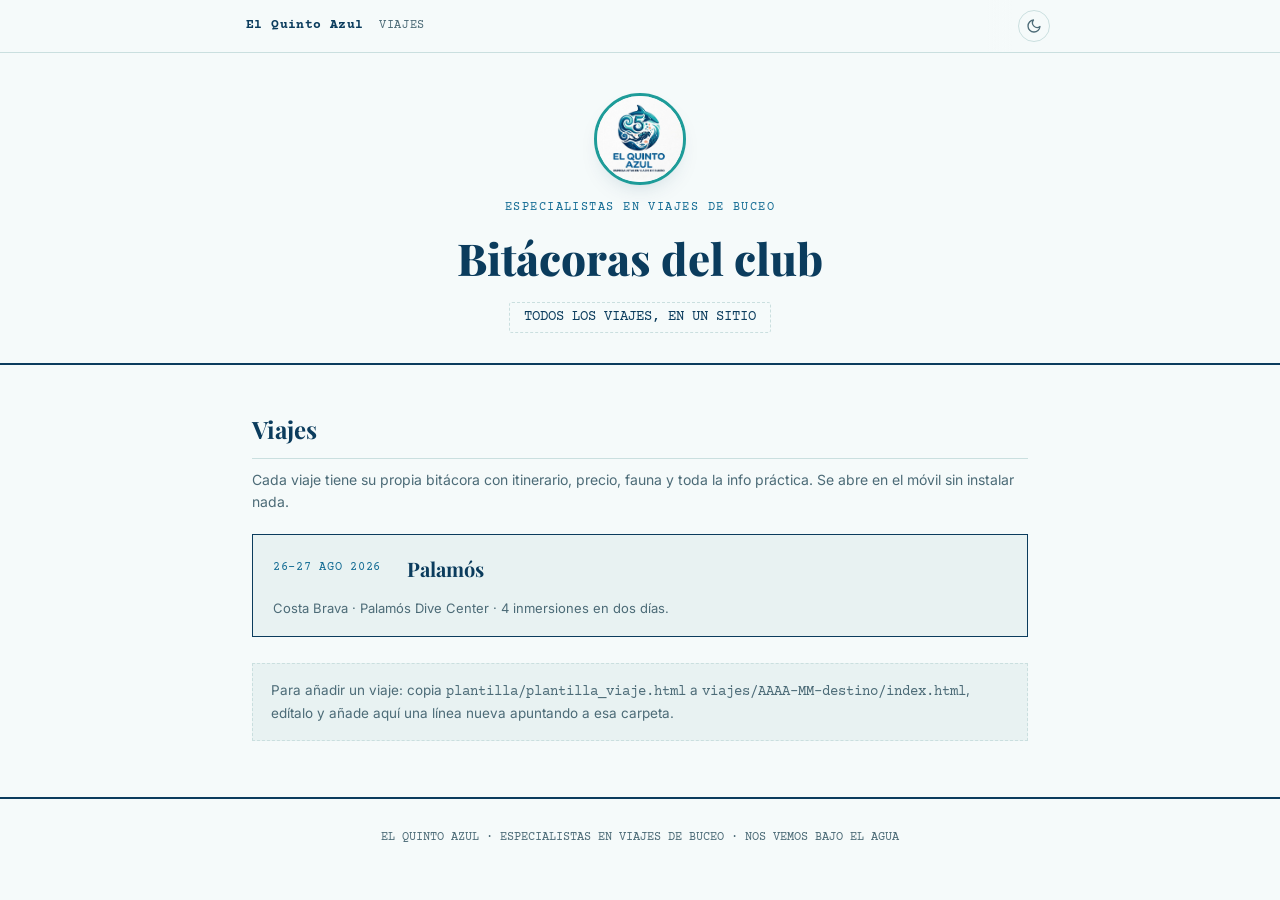
<file: index.html>
<!DOCTYPE html>
<html lang="es">
<head>
<meta charset="UTF-8">
<meta name="viewport" content="width=device-width, initial-scale=1.0">
<title>El Quinto Azul — Viajes del club</title>
<link rel="preconnect" href="https://fonts.googleapis.com">
<link rel="preconnect" href="https://fonts.gstatic.com" crossorigin>
<link href="https://fonts.googleapis.com/css2?family=Playfair+Display:wght@600;700;800&family=Courier+Prime:wght@400;700&family=Inter:wght@400;500;600&display=swap" rel="stylesheet">
<link rel="stylesheet" href="assets/marca.css">
<style>
  .viajes-lista{display:grid;gap:16px;margin-top:8px;}
  .viaje-item{display:flex;flex-wrap:wrap;align-items:center;gap:14px;border:1px solid var(--tinta);background:var(--papel2);padding:18px 20px;text-decoration:none;color:inherit;transition:transform .15s, box-shadow .15s;}
  .viaje-item:hover{transform:translateY(-2px);box-shadow:var(--sombra);}
  .viaje-fecha{font-family:'Courier Prime',monospace;font-size:12px;letter-spacing:.06em;color:var(--azul);min-width:120px;}
  .viaje-nombre{font-family:'Playfair Display',serif;font-weight:700;font-size:20px;flex:1 1 220px;}
  .viaje-meta{font-size:13px;color:var(--tinta2);flex:1 1 100%;}
  .viaje-item.proximo .viaje-fecha{color:var(--coral);}
  .aviso{border:1px dashed var(--linea);background:var(--papel2);padding:16px 18px;font-size:13.5px;color:var(--tinta2);margin-top:26px;}
</style>
<script>
(function(){try{var t=localStorage.getItem('eqa-theme');
if(!t){t=window.matchMedia&&window.matchMedia('(prefers-color-scheme: dark)').matches?'dark':'light';}
document.documentElement.setAttribute('data-theme',t);}catch(e){}})();
</script>
</head>
<body>

<nav class="topnav"><div class="topnav-inner"><div class="nav-scroll"><span class="tn-brand">El Quinto Azul</span><a href="#viajes">Viajes</a></div><span class="nav-fade"></span><button class="theme-toggle" id="themeToggle" type="button" aria-label="Cambiar modo claro/oscuro" title="Modo claro / oscuro"><svg class="i-moon" viewBox="0 0 24 24" fill="none" stroke="currentColor" stroke-width="2" stroke-linecap="round" stroke-linejoin="round"><path d="M21 12.8A9 9 0 1 1 11.2 3a7 7 0 0 0 9.8 9.8z"/></svg><svg class="i-sun" viewBox="0 0 24 24" fill="none" stroke="currentColor" stroke-width="2" stroke-linecap="round" stroke-linejoin="round"><circle cx="12" cy="12" r="4.2"/><path d="M12 2v2.5M12 19.5V22M4.2 4.2l1.8 1.8M18 18l1.8 1.8M2 12h2.5M19.5 12H22M4.2 19.8L6 18M18 6l1.8-1.8"/></svg></button></div></nav>

<header>
  <div class="logo-sello"><img src="assets/logo.jpeg" alt="El Quinto Azul"></div>
  <div class="eyebrow-mono">Especialistas en viajes de buceo</div>
  <h1>Bitácoras del club</h1>
  <div class="fecha-bitacora">TODOS LOS VIAJES, EN UN SITIO</div>
</header>

<div class="wrap">
  <section id="viajes">
    <div class="section-head"><h2>Viajes</h2></div>
    <p class="section-sub">Cada viaje tiene su propia bitácora con itinerario, precio, fauna y toda la info práctica. Se abre en el móvil sin instalar nada.</p>

    <div class="viajes-lista">
      <a class="viaje-item" href="viajes/2026-08-palamos/">
        <span class="viaje-fecha">26–27 AGO 2026</span>
        <span class="viaje-nombre">Palamós</span>
        <span class="viaje-meta">Costa Brava · Palamós Dive Center · 4 inmersiones en dos días.</span>
      </a>
    </div>

    <div class="aviso">Para añadir un viaje: copia <span class="mono">plantilla/plantilla_viaje.html</span> a <span class="mono">viajes/AAAA-MM-destino/index.html</span>, edítalo y añade aquí una línea nueva apuntando a esa carpeta.</div>
  </section>
</div>

<footer>EL QUINTO AZUL · ESPECIALISTAS EN VIAJES DE BUCEO · NOS VEMOS BAJO EL AGUA</footer>

<script src="assets/marca.js"></script>
</body>
</html>
</file>
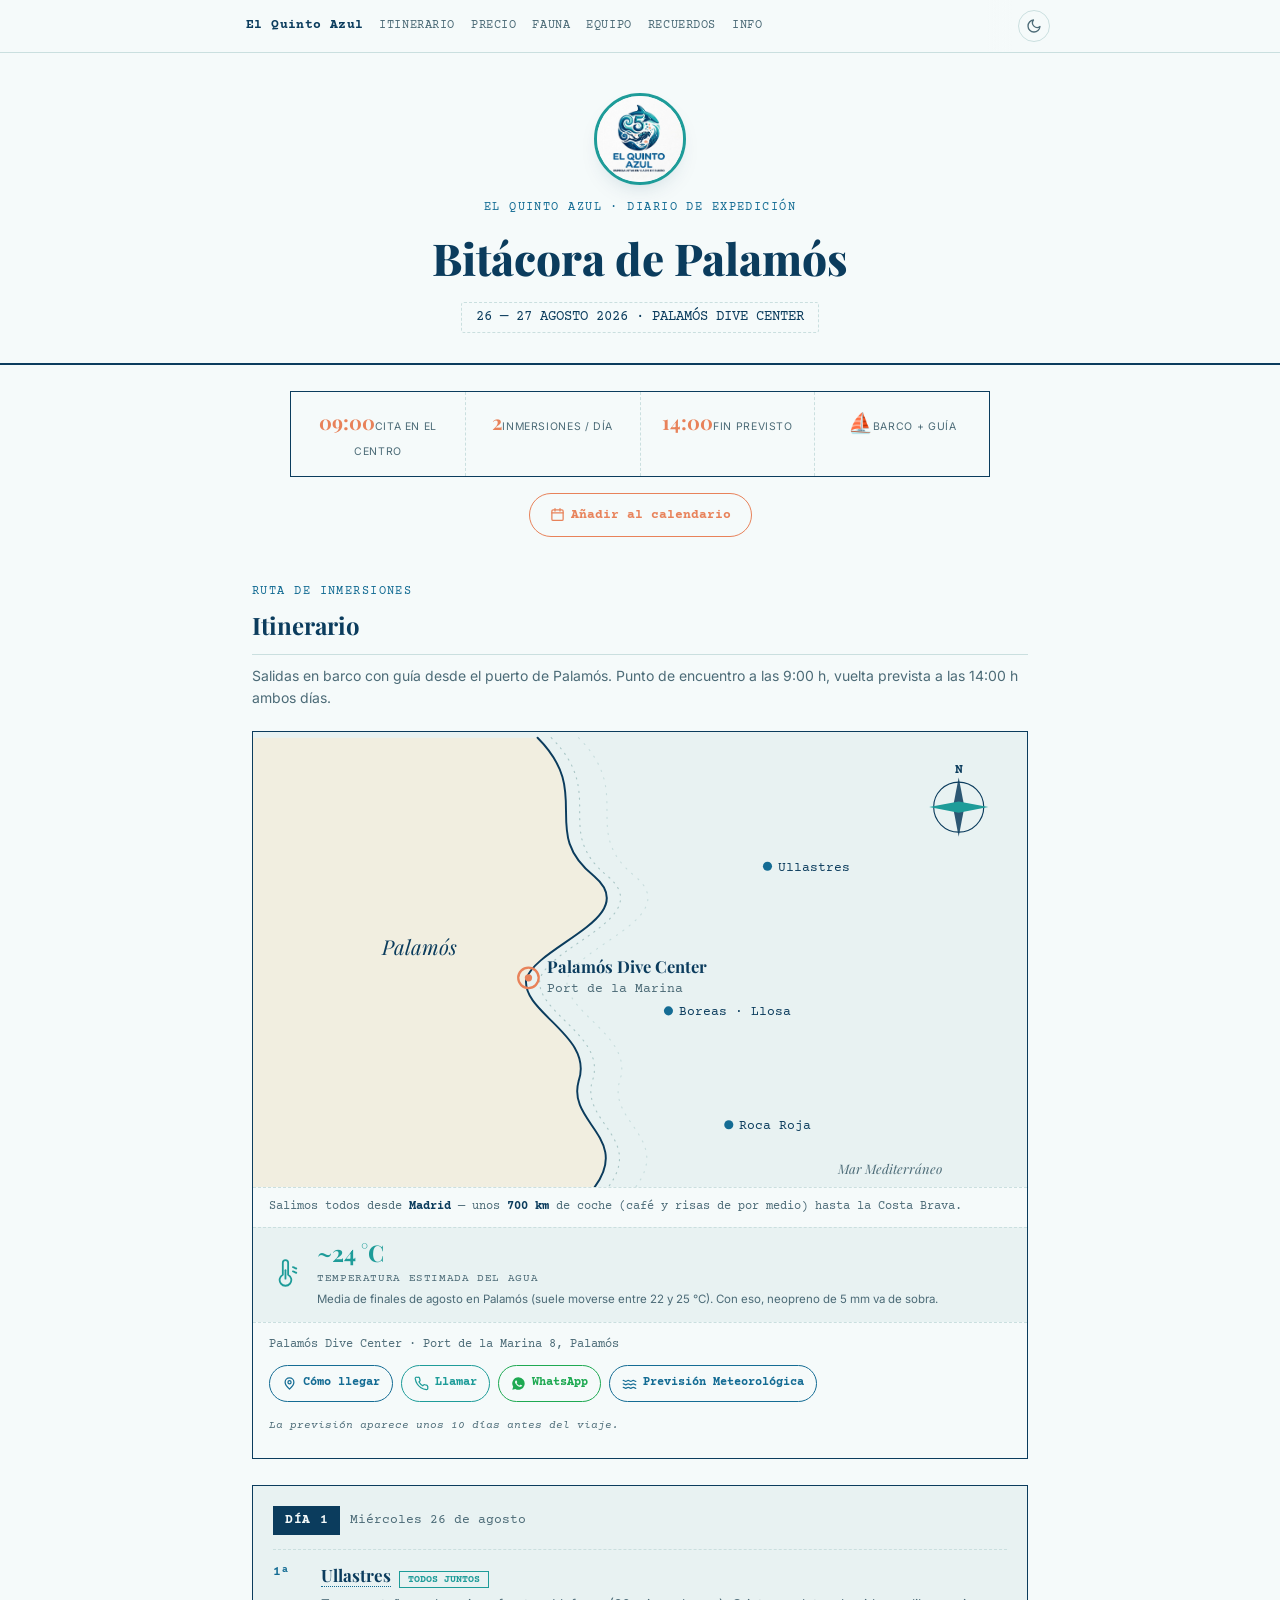
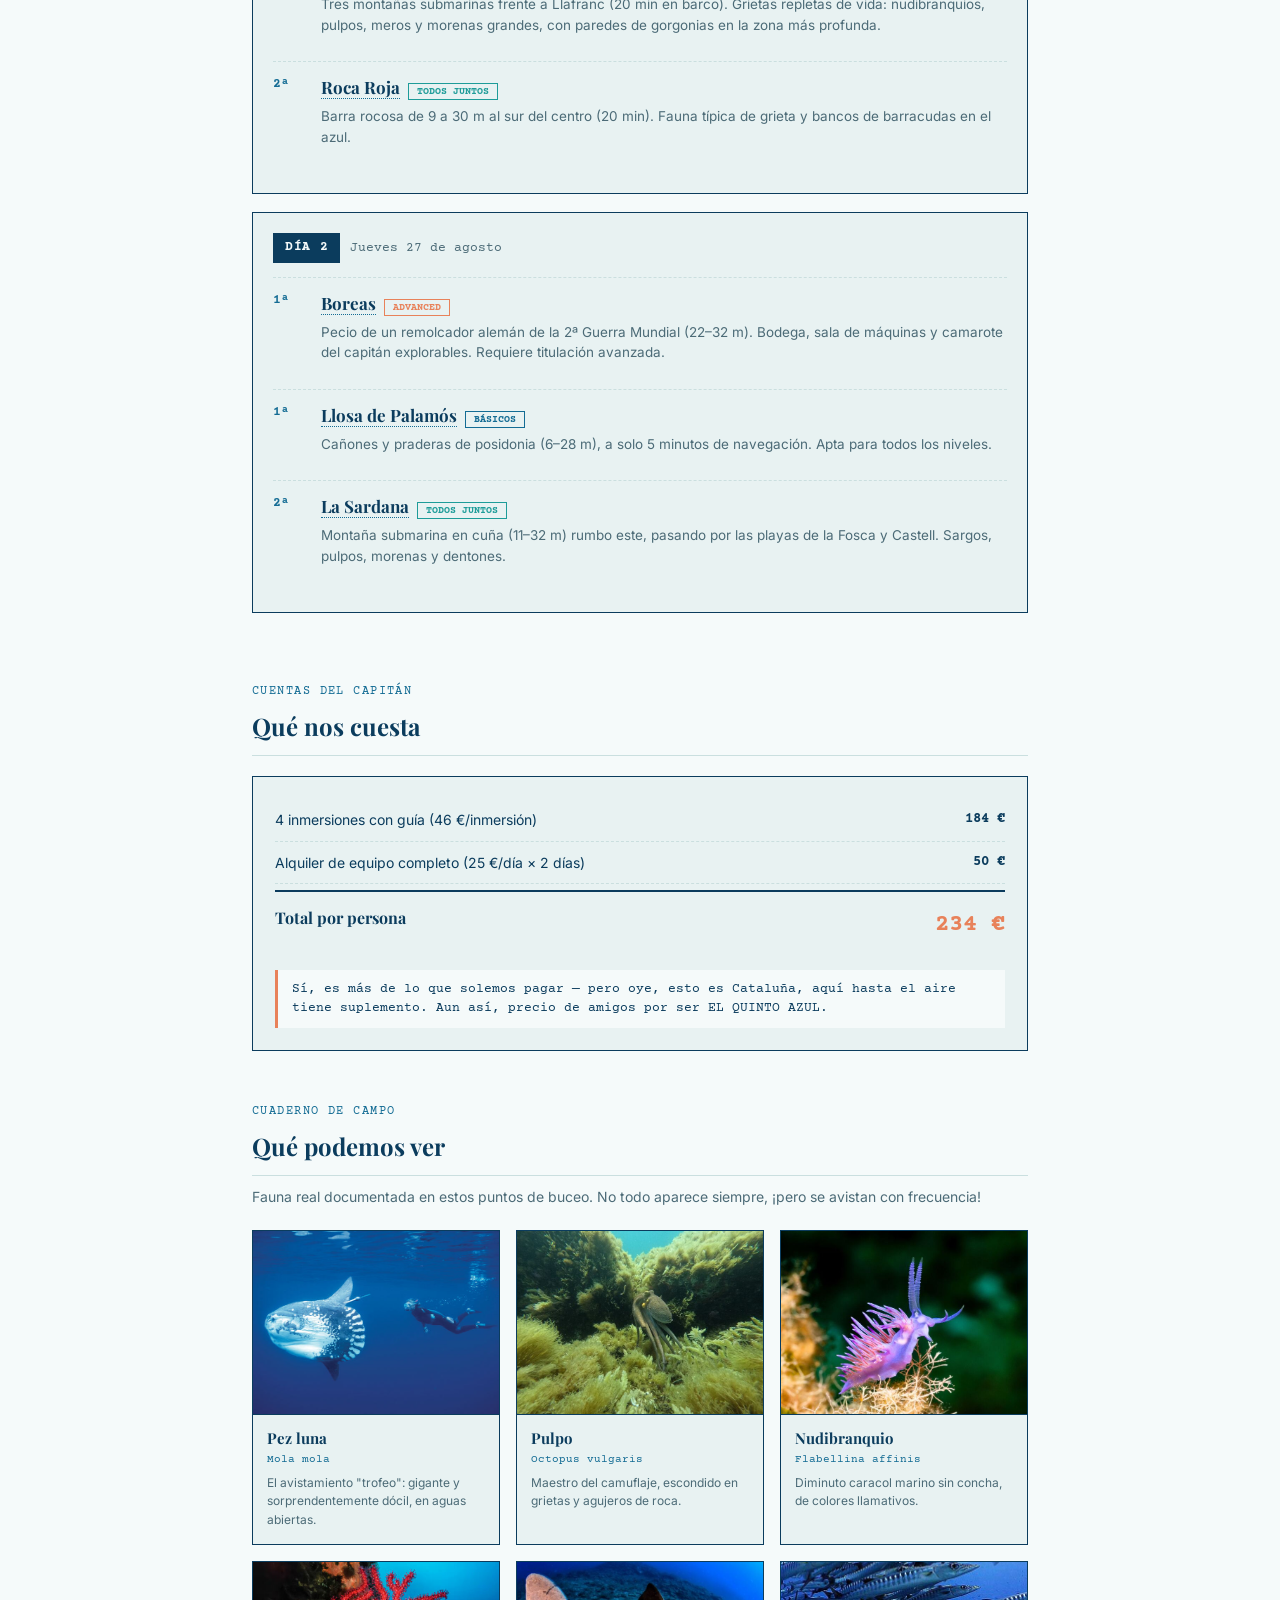
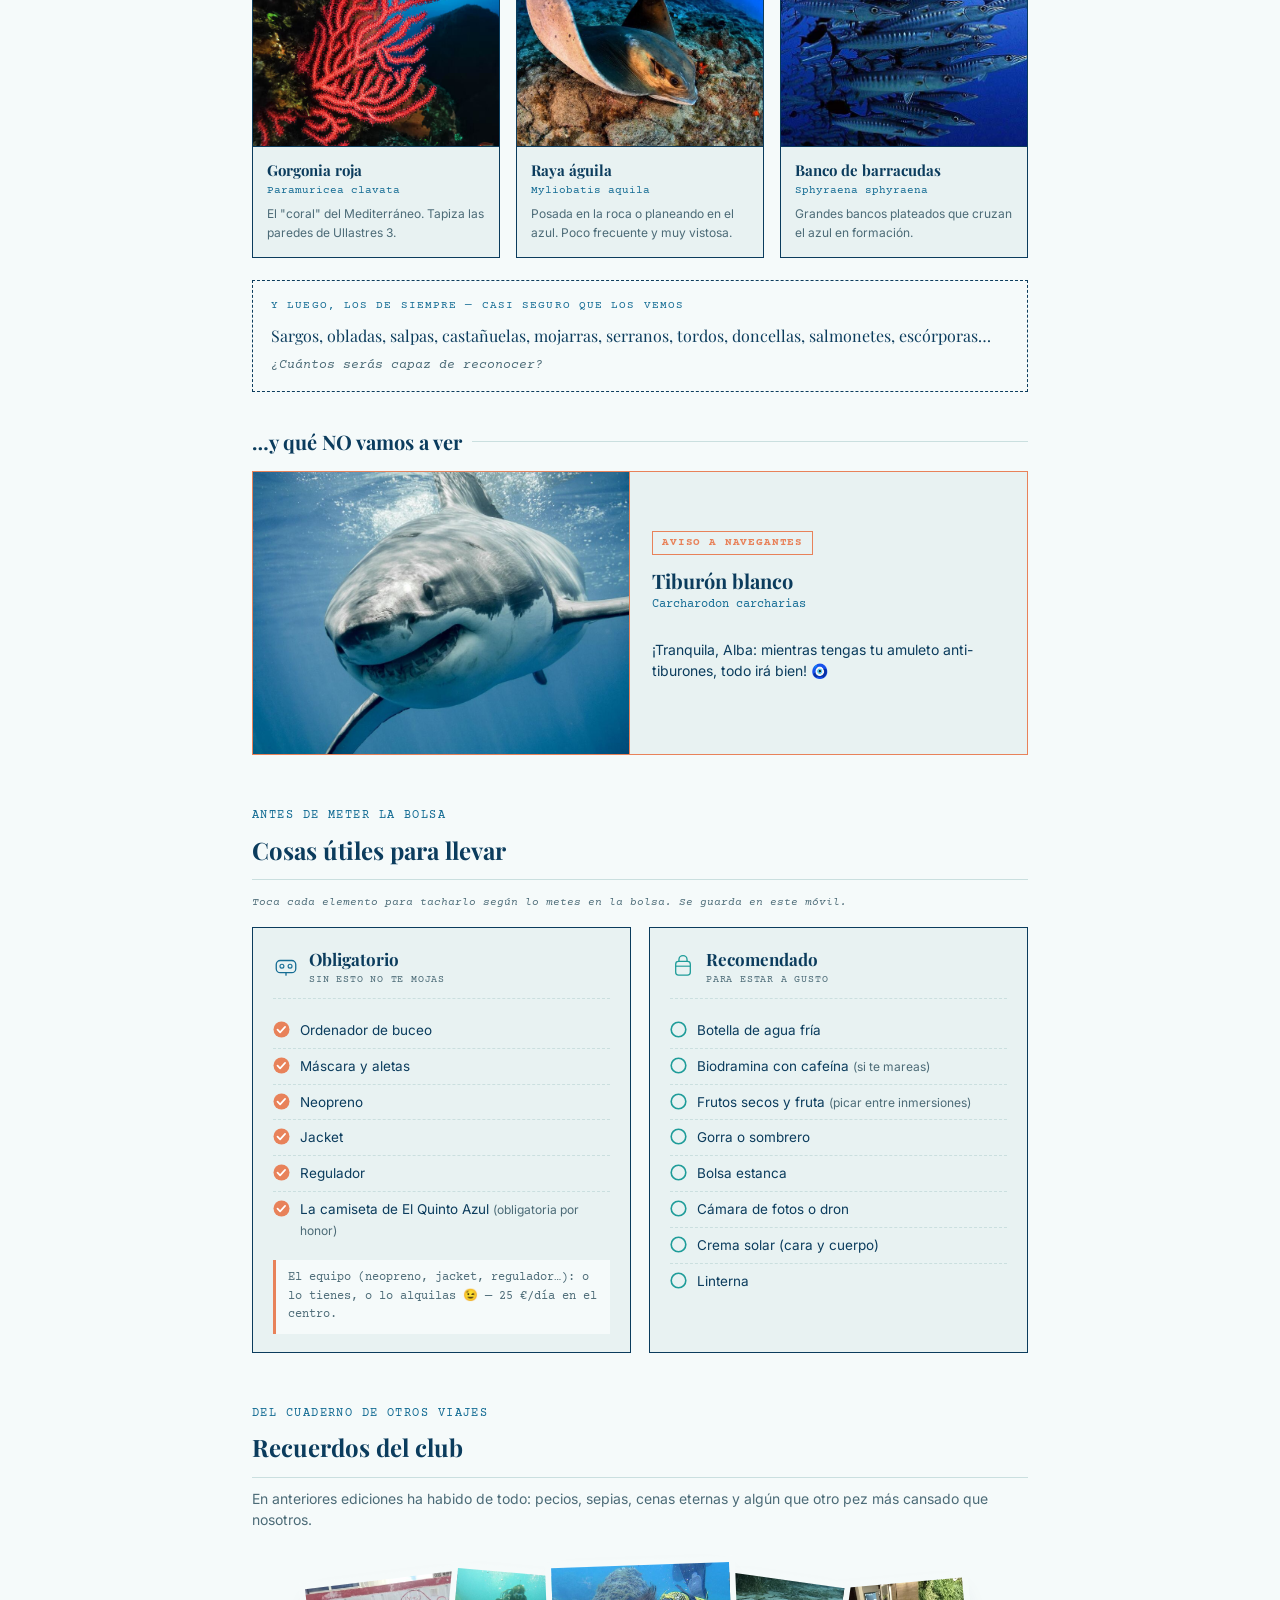
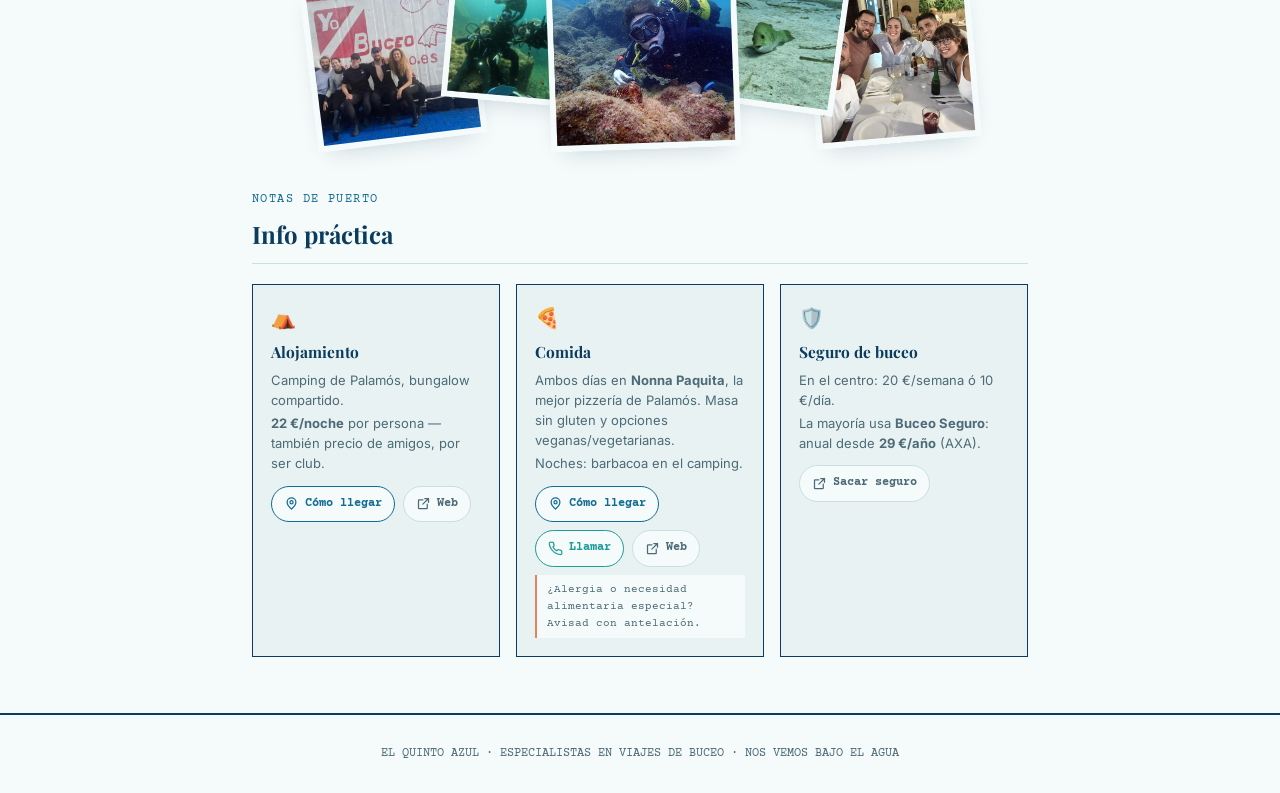
<file: viajes/2026-08-palamos/index.html>
<!DOCTYPE html>
<html lang="es">
<head>
<meta charset="UTF-8">
<meta name="viewport" content="width=device-width, initial-scale=1.0">
<title>El Quinto Azul — Bitácora de Palamós</title>
<link rel="preconnect" href="https://fonts.googleapis.com">
<link rel="preconnect" href="https://fonts.gstatic.com" crossorigin>
<link href="https://fonts.googleapis.com/css2?family=Playfair+Display:wght@600;700;800&family=Courier+Prime:wght@400;700&family=Inter:wght@400;500;600&display=swap" rel="stylesheet">
<link rel="stylesheet" href="../../assets/marca.css">
<script>
(function(){try{var t=localStorage.getItem('eqa-theme');
if(!t){t=window.matchMedia&&window.matchMedia('(prefers-color-scheme: dark)').matches?'dark':'light';}
document.documentElement.setAttribute('data-theme',t);}catch(e){}})();
</script>
</head>
<body>
<nav class="topnav"><div class="topnav-inner"><div class="nav-scroll"><span class="tn-brand">El Quinto Azul</span><a href="#itinerario">Itinerario</a><a href="#precio">Precio</a><a href="#fauna">Fauna</a><a href="#equipo">Equipo</a><a href="#collage">Recuerdos</a><a href="#practica">Info</a></div><span class="nav-fade"></span><button class="theme-toggle" id="themeToggle" type="button" aria-label="Cambiar modo claro/oscuro" title="Modo claro / oscuro"><svg class="i-moon" viewBox="0 0 24 24" fill="none" stroke="currentColor" stroke-width="2" stroke-linecap="round" stroke-linejoin="round"><path d="M21 12.8A9 9 0 1 1 11.2 3a7 7 0 0 0 9.8 9.8z"/></svg><svg class="i-sun" viewBox="0 0 24 24" fill="none" stroke="currentColor" stroke-width="2" stroke-linecap="round" stroke-linejoin="round"><circle cx="12" cy="12" r="4.2"/><path d="M12 2v2.5M12 19.5V22M4.2 4.2l1.8 1.8M18 18l1.8 1.8M2 12h2.5M19.5 12H22M4.2 19.8L6 18M18 6l1.8-1.8"/></svg></button></div></nav>


<header>
  <div class="logo-sello"><img src="../../assets/logo.jpeg" alt="El Quinto Azul"></div>
  <div class="eyebrow-mono">El Quinto Azul · Diario de expedición</div>
  <h1>Bitácora de Palamós</h1>
  <div class="fecha-bitacora">26 — 27 AGOSTO 2026 · PALAMÓS DIVE CENTER</div>
</header>

<div class="wrap">
  <div class="quickfacts">
    <div class="qf-item"><span class="qf-num">09:00</span><span class="qf-label">Cita en el centro</span></div>
    <div class="qf-item"><span class="qf-num">2</span><span class="qf-label">Inmersiones / día</span></div>
    <div class="qf-item"><span class="qf-num">14:00</span><span class="qf-label">Fin previsto</span></div>
    <div class="qf-item"><span class="qf-num">⛵</span><span class="qf-label">Barco + guía</span></div>
  </div>
  <div class="cal-cta"><a class="btn btn-cal btn-big" href="https://calendar.google.com/calendar/render?action=TEMPLATE&text=Viaje%20de%20buceo%20en%20Palam%C3%B3s%20%C2%B7%20El%20Quinto%20Azul&dates=20260826/20260828&details=Cita%20a%20las%209%3A00%20h%20en%20Palam%C3%B3s%20Dive%20Center.%20Dos%20d%C3%ADas%2C%20cuatro%20inmersiones.%20%C2%A1Nos%20vemos%20bajo%20el%20agua!&location=Palam%C3%B3s%20Dive%20Center%2C%20Port%20de%20la%20Marina%208%2C%2017230%20Palam%C3%B3s" target="_blank" rel="noopener"><svg class="ic" viewBox="0 0 24 24" fill="none" stroke="currentColor" stroke-width="2" stroke-linecap="round" stroke-linejoin="round"><rect x="3" y="4.5" width="18" height="17" rx="2"/><path d="M3 9.5h18M8 2.5v4M16 2.5v4"/></svg> Añadir al calendario</a></div>

  <section id="itinerario">
    <div class="section-head"><div class="eyebrow-mono">Ruta de inmersiones</div><h2>Itinerario</h2></div>
    <p class="section-sub">Salidas en barco con guía desde el puerto de Palamós. Punto de encuentro a las 9:00 h, vuelta prevista a las 14:00 h ambos días.</p>

    <figure class="route-map">
      <svg viewBox="0 0 680 400" role="img" aria-label="Carta náutica de la costa de Palamós con el centro de buceo">
        <rect class="rm-sea" x="0" y="0" width="680" height="400" fill="#E8F2F2"/>
        <path d="M250 5 C300 55,250 87,300 127 C342 163,250 187,240 217 C236 247,300 267,286 307 C276 343,332 357,300 400 L0 400 L0 5 Z" class="rm-land" fill="#F1EEE0"/>
        <path d="M262 5 C312 55,262 87,312 127 C354 163,262 187,252 217 C248 247,312 267,298 307 C288 343,344 357,312 400" fill="none" stroke="#8FB4B4" stroke-width="1" stroke-dasharray="1 5" stroke-linecap="round" opacity="0.7"/>
        <path d="M286 5 C336 55,286 87,336 127 C378 163,286 187,276 217 C272 247,336 267,322 307 C312 343,368 357,336 400" fill="none" stroke="#AECDCD" stroke-width="1" stroke-dasharray="1 6" stroke-linecap="round" opacity="0.55"/>
        <path d="M250 5 C300 55,250 87,300 127 C342 163,250 187,240 217 C236 247,300 267,286 307 C276 343,332 357,300 400" fill="none" class="rm-coast" stroke="#0B3C5D" stroke-width="1.7" stroke-linecap="round"/>
        <circle cx="242" cy="216" r="9" fill="none" stroke="#E8825A" stroke-width="2"/>
        <circle cx="242" cy="216" r="3.2" fill="#E8825A"/>
        <text x="258" y="212" font-family="'Playfair Display',serif" class="rm-txt" font-size="14.5" fill="#0B3C5D" font-weight="700">Palamós Dive Center</text>
        <text x="258" y="228" font-family="'Courier Prime',monospace" class="rm-txt2" font-size="11" fill="#4C6B77">Port de la Marina</text>
        <text x="146" y="196" font-family="'Playfair Display',serif" class="rm-txt" font-size="18" fill="#0B3C5D" font-style="italic" text-anchor="middle">Palamós</text>
        <circle cx="365" cy="245" r="4" fill="#146C94"/>
        <text x="374" y="249" font-family="'Courier Prime',monospace" class="rm-txt" font-size="11.5" fill="#0B3C5D">Boreas · Llosa</text>
        <circle cx="452" cy="118" r="4" fill="#146C94"/>
        <text x="461" y="122" font-family="'Courier Prime',monospace" class="rm-txt" font-size="11.5" fill="#0B3C5D">Ullastres</text>
        <circle cx="418" cy="345" r="4" fill="#146C94"/>
        <text x="427" y="349" font-family="'Courier Prime',monospace" class="rm-txt" font-size="11.5" fill="#0B3C5D">Roca Roja</text>
        <text x="560" y="388" font-family="'Playfair Display',serif" class="rm-txt2" font-size="11.5" fill="#4C6B77" font-style="italic" text-anchor="middle">Mar Mediterráneo</text>
        <g transform="translate(620,66)">
          <circle class="rm-comp" cx="0" cy="0" r="22" fill="none" stroke="#0B3C5D" stroke-width="1" fill-opacity="0"/>
          <path d="M0 -26 L5 0 L0 26 L-5 0 Z" fill="#0B3C5D" opacity="0.85"/>
          <path d="M-26 0 L0 5 L26 0 L0 -5 Z" fill="#1E9C99"/>
          <text x="0" y="-30" font-family="'Courier Prime',monospace" class="rm-txt" font-size="11" fill="#0B3C5D" text-anchor="middle" font-weight="700">N</text>
        </g>
      </svg>
      <figcaption class="route-cap">Salimos todos desde <strong>Madrid</strong> — unos <strong>700 km</strong> de coche (café y risas de por medio) hasta la Costa Brava.</figcaption>
      <div class="water-temp">
        <svg class="wt-ico" viewBox="0 0 32 32" fill="none" stroke="currentColor" stroke-width="1.7" stroke-linecap="round" stroke-linejoin="round">
          <path d="M13 4.5a2.5 2.5 0 0 1 5 0v11.2a5.5 5.5 0 1 1-5 0V4.5z"/><path d="M15.5 19.5v-8"/>
          <path d="M22.5 8.5c1.6 0 1.6 1.4 3.2 1.4M22.5 12.5c1.6 0 1.6 1.4 3.2 1.4"/>
        </svg>
        <div>
          <span class="wt-val">~24 °C</span>
          <div class="wt-lab">Temperatura estimada del agua</div>
          <div class="wt-note">Media de finales de agosto en Palamós (suele moverse entre 22 y 25 °C). Con eso, neopreno de 5 mm va de sobra.</div>
        </div>
      </div>
      <div class="center-contact"><span class="cc-label">Palamós Dive Center · Port de la Marina 8, Palamós</span><div class="actions"><a class="btn btn-maps" href="https://www.google.com/maps/search/?api=1&query=Palam%C3%B3s%20Dive%20Center%20Port%20de%20la%20Marina%208%20Palam%C3%B3s" target="_blank" rel="noopener"><svg class="ic" viewBox="0 0 24 24" fill="none" stroke="currentColor" stroke-width="2" stroke-linecap="round" stroke-linejoin="round"><path d="M12 21s7-6.3 7-11a7 7 0 1 0-14 0c0 4.7 7 11 7 11z"/><circle cx="12" cy="10" r="2.5"/></svg> Cómo llegar</a><a class="btn btn-call" href="tel:+34972600345"><svg class="ic" viewBox="0 0 24 24" fill="none" stroke="currentColor" stroke-width="2" stroke-linecap="round" stroke-linejoin="round"><path d="M22 16.9v3a2 2 0 0 1-2.2 2 19.8 19.8 0 0 1-8.6-3.1 19.5 19.5 0 0 1-6-6A19.8 19.8 0 0 1 2 4.2 2 2 0 0 1 4 2h3a2 2 0 0 1 2 1.7c.1.9.3 1.8.6 2.6a2 2 0 0 1-.5 2.1L8 9.6a16 16 0 0 0 6 6l1.2-1.1a2 2 0 0 1 2.1-.5c.8.3 1.7.5 2.6.6a2 2 0 0 1 1.7 2z"/></svg> Llamar</a><a class="btn btn-wa" href="https://wa.me/34633036558" target="_blank" rel="noopener"><svg class="ic" viewBox="0 0 24 24" fill="currentColor"><path d="M12 2a10 10 0 0 0-8.5 15.2L2 22l4.9-1.3A10 10 0 1 0 12 2zm5.3 14.1c-.2.6-1.3 1.2-1.8 1.2-.5.1-1 .1-1.7-.1-.4-.1-.9-.3-1.6-.6-2.8-1.2-4.6-4-4.7-4.2-.1-.2-1.1-1.5-1.1-2.8s.7-2 .9-2.2c.2-.3.5-.3.7-.3h.5c.2 0 .4 0 .6.5l.8 2c.1.2.1.4 0 .5l-.4.5-.3.4c-.1.1-.3.3-.1.6.2.3.8 1.3 1.7 2.1 1.2 1 2.1 1.4 2.4 1.5.3.1.5.1.6-.1l.9-1c.2-.2.4-.2.6-.1l1.9.9c.3.2.5.2.6.4.1.1.1.6-.1 1.2z"/></svg> WhatsApp</a><a class="btn btn-weather" href="https://es.windfinder.com/forecast/palamos_catalonia_spain" target="_blank" rel="noopener"><svg class="ic" viewBox="0 0 24 24" fill="none" stroke="currentColor" stroke-width="2" stroke-linecap="round" stroke-linejoin="round"><path d="M2 7c2 0 2 1.6 4 1.6S8 7 10 7s2 1.6 4 1.6S16 7 18 7s2 1.6 4 1.6M2 12.5c2 0 2 1.6 4 1.6s2-1.6 4-1.6 2 1.6 4 1.6 2-1.6 4-1.6 2 1.6 4 1.6M2 18c2 0 2 1.6 4 1.6S8 18 10 18s2 1.6 4 1.6 2-1.6 4-1.6 2 1.6 4 1.6"/></svg> Previsión Meteorológica</a><p class="btn-note">La previsión aparece unos 10 días antes del viaje.</p></div></div>
    </figure>

    <div class="day-block">
      <div class="day-title"><span class="day-badge">DÍA 1</span><span class="fecha">Miércoles 26 de agosto</span></div>
      <div class="dive-card"><span class="dive-time">1ª</span>
        <div><a class="dive-name" href="https://palamosdivecenter.com/ullastres/" target="_blank" rel="noopener">Ullastres</a><span class="dive-level lvl-todos">Todos juntos</span>
        <p class="dive-desc">Tres montañas submarinas frente a Llafranc (20 min en barco). Grietas repletas de vida: nudibranquios, pulpos, meros y morenas grandes, con paredes de gorgonias en la zona más profunda.</p></div></div>
      <div class="dive-card"><span class="dive-time">2ª</span>
        <div><a class="dive-name" href="https://palamosdivecenter.com/roca-roja/" target="_blank" rel="noopener">Roca Roja</a><span class="dive-level lvl-todos">Todos juntos</span>
        <p class="dive-desc">Barra rocosa de 9 a 30 m al sur del centro (20 min). Fauna típica de grieta y bancos de barracudas en el azul.</p></div></div>
    </div>

    <div class="day-block">
      <div class="day-title"><span class="day-badge">DÍA 2</span><span class="fecha">Jueves 27 de agosto</span></div>
      <div class="dive-card"><span class="dive-time">1ª</span>
        <div><a class="dive-name" href="https://palamosdivecenter.com/boreas/" target="_blank" rel="noopener">Boreas</a><span class="dive-level lvl-adv">Advanced</span>
        <p class="dive-desc">Pecio de un remolcador alemán de la 2ª Guerra Mundial (22–32 m). Bodega, sala de máquinas y camarote del capitán explorables. Requiere titulación avanzada.</p></div></div>
      <div class="dive-card"><span class="dive-time">1ª</span>
        <div><a class="dive-name" href="https://palamosdivecenter.com/llosa-de-palamos/" target="_blank" rel="noopener">Llosa de Palamós</a><span class="dive-level lvl-basic">Básicos</span>
        <p class="dive-desc">Cañones y praderas de posidonia (6–28 m), a solo 5 minutos de navegación. Apta para todos los niveles.</p></div></div>
      <div class="dive-card"><span class="dive-time">2ª</span>
        <div><a class="dive-name" href="https://palamosdivecenter.com/la-sardana/" target="_blank" rel="noopener">La Sardana</a><span class="dive-level lvl-todos">Todos juntos</span>
        <p class="dive-desc">Montaña submarina en cuña (11–32 m) rumbo este, pasando por las playas de la Fosca y Castell. Sargos, pulpos, morenas y dentones.</p></div></div>
    </div>
  </section>

  <section id="precio">
    <div class="section-head"><div class="eyebrow-mono">Cuentas del capitán</div><h2>Qué nos cuesta</h2></div>
    <div class="price-card">
      <div class="price-row"><span class="label">4 inmersiones con guía (46 €/inmersión)</span><span class="value">184 €</span></div>
      <div class="price-row"><span class="label">Alquiler de equipo completo (25 €/día × 2 días)</span><span class="value">50 €</span></div>
      <div class="price-row total"><span class="label">Total por persona</span><span class="value">234 €</span></div>
      <div class="price-joke">Sí, es más de lo que solemos pagar — pero oye, esto es Cataluña, aquí hasta el aire tiene suplemento. Aun así, precio de amigos por ser EL QUINTO AZUL.</div>
    </div>
  </section>

  <section id="fauna">
    <div class="section-head"><div class="eyebrow-mono">Cuaderno de campo</div><h2>Qué podemos ver</h2></div>
    <p class="section-sub">Fauna real documentada en estos puntos de buceo. No todo aparece siempre, ¡pero se avistan con frecuencia!</p>
    <div class="fauna-grid">
      <div class="fauna-card"><div class="fauna-photo"><img src="fotos/fauna-pez-luna.jpg" alt="Pez luna"></div>
        <div class="fauna-info"><div class="nombre">Pez luna</div><div class="latin">Mola mola</div><div class="dato">El avistamiento "trofeo": gigante y sorprendentemente dócil, en aguas abiertas.</div></div></div>
      <div class="fauna-card"><div class="fauna-photo"><img src="fotos/fauna-pulpo.jpg" alt="Pulpo"></div>
        <div class="fauna-info"><div class="nombre">Pulpo</div><div class="latin">Octopus vulgaris</div><div class="dato">Maestro del camuflaje, escondido en grietas y agujeros de roca.</div></div></div>
      <div class="fauna-card"><div class="fauna-photo"><img src="fotos/fauna-nudibranquio.jpg" alt="Nudibranquio"></div>
        <div class="fauna-info"><div class="nombre">Nudibranquio</div><div class="latin">Flabellina affinis</div><div class="dato">Diminuto caracol marino sin concha, de colores llamativos.</div></div></div>
      <div class="fauna-card"><div class="fauna-photo"><img src="fotos/fauna-gorgonia.jpg" alt="Gorgonia roja"></div>
        <div class="fauna-info"><div class="nombre">Gorgonia roja</div><div class="latin">Paramuricea clavata</div><div class="dato">El "coral" del Mediterráneo. Tapiza las paredes de Ullastres 3.</div></div></div>
      <div class="fauna-card"><div class="fauna-photo"><img src="fotos/fauna-raya-aguila.jpg" alt="Raya águila"></div>
        <div class="fauna-info"><div class="nombre">Raya águila</div><div class="latin">Myliobatis aquila</div><div class="dato">Posada en la roca o planeando en el azul. Poco frecuente y muy vistosa.</div></div></div>
      <div class="fauna-card"><div class="fauna-photo"><img src="fotos/fauna-barracudas.jpg" alt="Banco de barracudas"></div>
        <div class="fauna-info"><div class="nombre">Banco de barracudas</div><div class="latin">Sphyraena sphyraena</div><div class="dato">Grandes bancos plateados que cruzan el azul en formación.</div></div></div>
    </div>

    <div class="peces-comunes">
      <div class="pc-head">Y luego, los de siempre — casi seguro que los vemos</div>
      <div class="pc-list">Sargos, obladas, salpas, castañuelas, mojarras, serranos, tordos, doncellas, salmonetes, escórporas…</div>
      <div class="pc-tail">¿Cuántos serás capaz de reconocer?</div>
    </div>

    <div class="no-head"><span class="t">…y qué NO vamos a ver</span><span class="line"></span></div>
    <div class="shark-card">
      <div class="ph"><img src="fotos/fauna-tiburon.jpg" alt="Tiburón blanco"></div>
      <div class="info">
        <span class="no-badge">Aviso a navegantes</span>
        <div class="nombre">Tiburón blanco</div>
        <div class="latin">Carcharodon carcharias</div>
        <p class="joke">¡Tranquila, Alba: mientras tengas tu amuleto anti-tiburones, todo irá bien! 🧿</p>
      </div>
    </div>
  </section>

  <section id="equipo">
    <div class="section-head"><div class="eyebrow-mono">Antes de meter la bolsa</div><h2>Cosas útiles para llevar</h2></div>
    <p class="kit-hint">Toca cada elemento para tacharlo según lo metes en la bolsa. Se guarda en este móvil.</p>
    <div class="kit-grid">

      <div class="kit-card">
        <div class="kit-head">
          <svg viewBox="0 0 32 32" fill="none"><rect x="4" y="8" width="24" height="15" rx="5" stroke="#146C94" stroke-width="1.6"/><path d="M16 23v3" stroke="#146C94" stroke-width="1.6" stroke-linecap="round"/><circle cx="11" cy="15" r="2.4" stroke="#146C94" stroke-width="1.4"/><circle cx="21" cy="15" r="2.4" stroke="#146C94" stroke-width="1.4"/></svg>
          <div><div class="kt">Obligatorio</div><div class="ks">Sin esto no te mojas</div></div>
        </div>
        <ul class="kit-list">
          <li><svg class="mk" viewBox="0 0 17 17"><circle cx="8.5" cy="8.5" r="8" fill="#E8825A"/><path d="M4.5 8.7l2.6 2.6 5-5.4" stroke="#fff" stroke-width="1.7" fill="none" stroke-linecap="round" stroke-linejoin="round"/></svg><span>Ordenador de buceo</span></li>
          <li><svg class="mk" viewBox="0 0 17 17"><circle cx="8.5" cy="8.5" r="8" fill="#E8825A"/><path d="M4.5 8.7l2.6 2.6 5-5.4" stroke="#fff" stroke-width="1.7" fill="none" stroke-linecap="round" stroke-linejoin="round"/></svg><span>Máscara y aletas</span></li>
          <li><svg class="mk" viewBox="0 0 17 17"><circle cx="8.5" cy="8.5" r="8" fill="#E8825A"/><path d="M4.5 8.7l2.6 2.6 5-5.4" stroke="#fff" stroke-width="1.7" fill="none" stroke-linecap="round" stroke-linejoin="round"/></svg><span>Neopreno</span></li>
          <li><svg class="mk" viewBox="0 0 17 17"><circle cx="8.5" cy="8.5" r="8" fill="#E8825A"/><path d="M4.5 8.7l2.6 2.6 5-5.4" stroke="#fff" stroke-width="1.7" fill="none" stroke-linecap="round" stroke-linejoin="round"/></svg><span>Jacket</span></li>
          <li><svg class="mk" viewBox="0 0 17 17"><circle cx="8.5" cy="8.5" r="8" fill="#E8825A"/><path d="M4.5 8.7l2.6 2.6 5-5.4" stroke="#fff" stroke-width="1.7" fill="none" stroke-linecap="round" stroke-linejoin="round"/></svg><span>Regulador</span></li>
          <li><svg class="mk" viewBox="0 0 17 17"><circle cx="8.5" cy="8.5" r="8" fill="#E8825A"/><path d="M4.5 8.7l2.6 2.6 5-5.4" stroke="#fff" stroke-width="1.7" fill="none" stroke-linecap="round" stroke-linejoin="round"/></svg><span>La camiseta de El Quinto Azul <span class="extra">(obligatoria por honor)</span></span></li>
        </ul>
        <div class="kit-note">El equipo (neopreno, jacket, regulador…): o lo tienes, o lo alquilas 😉 — 25 €/día en el centro.</div>
      </div>

      <div class="kit-card">
        <div class="kit-head">
          <svg viewBox="0 0 32 32" fill="none"><path d="M11 9V7a5 5 0 0110 0v2" stroke="#1E9C99" stroke-width="1.6" stroke-linecap="round"/><rect x="7" y="9" width="18" height="17" rx="3.5" stroke="#1E9C99" stroke-width="1.6"/><path d="M7 15h18" stroke="#1E9C99" stroke-width="1.4"/></svg>
          <div><div class="kt">Recomendado</div><div class="ks">Para estar a gusto</div></div>
        </div>
        <ul class="kit-list">
          <li><svg class="mk" viewBox="0 0 17 17"><circle cx="8.5" cy="8.5" r="7.3" fill="none" stroke="#1E9C99" stroke-width="1.6"/></svg><span>Botella de agua fría</span></li>
          <li><svg class="mk" viewBox="0 0 17 17"><circle cx="8.5" cy="8.5" r="7.3" fill="none" stroke="#1E9C99" stroke-width="1.6"/></svg><span>Biodramina con cafeína <span class="extra">(si te mareas)</span></span></li>
          <li><svg class="mk" viewBox="0 0 17 17"><circle cx="8.5" cy="8.5" r="7.3" fill="none" stroke="#1E9C99" stroke-width="1.6"/></svg><span>Frutos secos y fruta <span class="extra">(picar entre inmersiones)</span></span></li>
          <li><svg class="mk" viewBox="0 0 17 17"><circle cx="8.5" cy="8.5" r="7.3" fill="none" stroke="#1E9C99" stroke-width="1.6"/></svg><span>Gorra o sombrero</span></li>
          <li><svg class="mk" viewBox="0 0 17 17"><circle cx="8.5" cy="8.5" r="7.3" fill="none" stroke="#1E9C99" stroke-width="1.6"/></svg><span>Bolsa estanca</span></li>
          <li><svg class="mk" viewBox="0 0 17 17"><circle cx="8.5" cy="8.5" r="7.3" fill="none" stroke="#1E9C99" stroke-width="1.6"/></svg><span>Cámara de fotos o dron</span></li>
          <li><svg class="mk" viewBox="0 0 17 17"><circle cx="8.5" cy="8.5" r="7.3" fill="none" stroke="#1E9C99" stroke-width="1.6"/></svg><span>Crema solar (cara y cuerpo)</span></li>
          <li><svg class="mk" viewBox="0 0 17 17"><circle cx="8.5" cy="8.5" r="7.3" fill="none" stroke="#1E9C99" stroke-width="1.6"/></svg><span>Linterna</span></li>
        </ul>
      </div>

    </div>
  </section>

  <section id="collage">
    <div class="section-head"><div class="eyebrow-mono">Del cuaderno de otros viajes</div><h2>Recuerdos del club</h2></div>
    <p class="section-sub">En anteriores ediciones ha habido de todo: pecios, sepias, cenas eternas y algún que otro pez más cansado que nosotros.</p>
    <div class="collage-pile">
      <div class="photo"><img src="../../assets/recuerdos/recuerdo-cartagena-grupo.jpg" alt="Grupo en Cartagena" data-full="../../assets/recuerdos/recuerdo-cartagena-grupo-full.jpg"></div>
      <div class="photo"><img src="../../assets/recuerdos/recuerdo-cartagena-bajoagua.jpg" alt="Bajo el agua" data-full="../../assets/recuerdos/recuerdo-cartagena-bajoagua-full.jpg"></div>
      <div class="photo"><img src="../../assets/recuerdos/recuerdo-sepia-marta.jpg" alt="Sepia y Marta" data-full="../../assets/recuerdos/recuerdo-sepia-marta-full.jpg"></div>
      <div class="photo"><img src="../../assets/recuerdos/recuerdo-pez-cansado.jpg" alt="Pez cansado" data-full="../../assets/recuerdos/recuerdo-pez-cansado-full.jpg"></div>
      <div class="photo"><img src="../../assets/recuerdos/recuerdo-cena-herradura.jpg" alt="Cena en La Herradura" data-full="../../assets/recuerdos/recuerdo-cena-herradura-full.jpg"></div>
    </div>
  </section>

  <section id="practica">
    <div class="section-head"><div class="eyebrow-mono">Notas de puerto</div><h2>Info práctica</h2></div>
    <div class="info-grid">
      <div class="info-card" data-href="https://www.campingpalamos.com/"><span class="icon">⛺</span><h3>Alojamiento</h3>
        <p>Camping de Palamós, bungalow compartido.</p>
        <p><strong>22 €/noche</strong> por persona — también precio de amigos, por ser club.</p>
        <div class="actions"><a class="btn btn-maps" href="https://www.google.com/maps/search/?api=1&query=Camping%20Palam%C3%B3s" target="_blank" rel="noopener"><svg class="ic" viewBox="0 0 24 24" fill="none" stroke="currentColor" stroke-width="2" stroke-linecap="round" stroke-linejoin="round"><path d="M12 21s7-6.3 7-11a7 7 0 1 0-14 0c0 4.7 7 11 7 11z"/><circle cx="12" cy="10" r="2.5"/></svg> Cómo llegar</a><a class="btn btn-web" href="https://www.campingpalamos.com/" target="_blank" rel="noopener"><svg class="ic" viewBox="0 0 24 24" fill="none" stroke="currentColor" stroke-width="2" stroke-linecap="round" stroke-linejoin="round"><path d="M14 4h6v6M20 4l-9 9M18 13v6a1 1 0 0 1-1 1H5a1 1 0 0 1-1-1V7a1 1 0 0 1 1-1h6"/></svg> Web</a></div></div>
      <div class="info-card" data-href="https://www.nonnapaquita.com/es/"><span class="icon">🍕</span><h3>Comida</h3>
        <p>Ambos días en <strong>Nonna Paquita</strong>, la mejor pizzería de Palamós. Masa sin gluten y opciones veganas/vegetarianas.</p>
        <p>Noches: barbacoa en el camping.</p>
        <div class="actions"><a class="btn btn-maps" href="https://www.google.com/maps/search/?api=1&query=Nonna%20Paquita%20Palam%C3%B3s" target="_blank" rel="noopener"><svg class="ic" viewBox="0 0 24 24" fill="none" stroke="currentColor" stroke-width="2" stroke-linecap="round" stroke-linejoin="round"><path d="M12 21s7-6.3 7-11a7 7 0 1 0-14 0c0 4.7 7 11 7 11z"/><circle cx="12" cy="10" r="2.5"/></svg> Cómo llegar</a><a class="btn btn-call" href="tel:+34601906456"><svg class="ic" viewBox="0 0 24 24" fill="none" stroke="currentColor" stroke-width="2" stroke-linecap="round" stroke-linejoin="round"><path d="M22 16.9v3a2 2 0 0 1-2.2 2 19.8 19.8 0 0 1-8.6-3.1 19.5 19.5 0 0 1-6-6A19.8 19.8 0 0 1 2 4.2 2 2 0 0 1 4 2h3a2 2 0 0 1 2 1.7c.1.9.3 1.8.6 2.6a2 2 0 0 1-.5 2.1L8 9.6a16 16 0 0 0 6 6l1.2-1.1a2 2 0 0 1 2.1-.5c.8.3 1.7.5 2.6.6a2 2 0 0 1 1.7 2z"/></svg> Llamar</a><a class="btn btn-web" href="https://www.nonnapaquita.com/es/" target="_blank" rel="noopener"><svg class="ic" viewBox="0 0 24 24" fill="none" stroke="currentColor" stroke-width="2" stroke-linecap="round" stroke-linejoin="round"><path d="M14 4h6v6M20 4l-9 9M18 13v6a1 1 0 0 1-1 1H5a1 1 0 0 1-1-1V7a1 1 0 0 1 1-1h6"/></svg> Web</a></div>
        <div class="note-box">¿Alergia o necesidad alimentaria especial? Avisad con antelación.</div></div>
      <div class="info-card" data-href="https://www.buceoseguro.com/"><span class="icon">🛡️</span><h3>Seguro de buceo</h3>
        <p>En el centro: 20 €/semana ó 10 €/día.</p>
        <p>La mayoría usa <strong>Buceo Seguro</strong>: anual desde <strong>29 €/año</strong> (AXA).</p>
        <div class="actions"><a class="btn btn-web" href="https://www.buceoseguro.com/" target="_blank" rel="noopener"><svg class="ic" viewBox="0 0 24 24" fill="none" stroke="currentColor" stroke-width="2" stroke-linecap="round" stroke-linejoin="round"><path d="M14 4h6v6M20 4l-9 9M18 13v6a1 1 0 0 1-1 1H5a1 1 0 0 1-1-1V7a1 1 0 0 1 1-1h6"/></svg> Sacar seguro</a></div></div>
    </div>
  </section>
</div>

<footer>EL QUINTO AZUL · ESPECIALISTAS EN VIAJES DE BUCEO · NOS VEMOS BAJO EL AGUA</footer>


<div id="lightbox" class="lightbox"><img alt="Foto ampliada"></div>
<script src="../../assets/marca.js"></script>
</body>
</html>
</file>
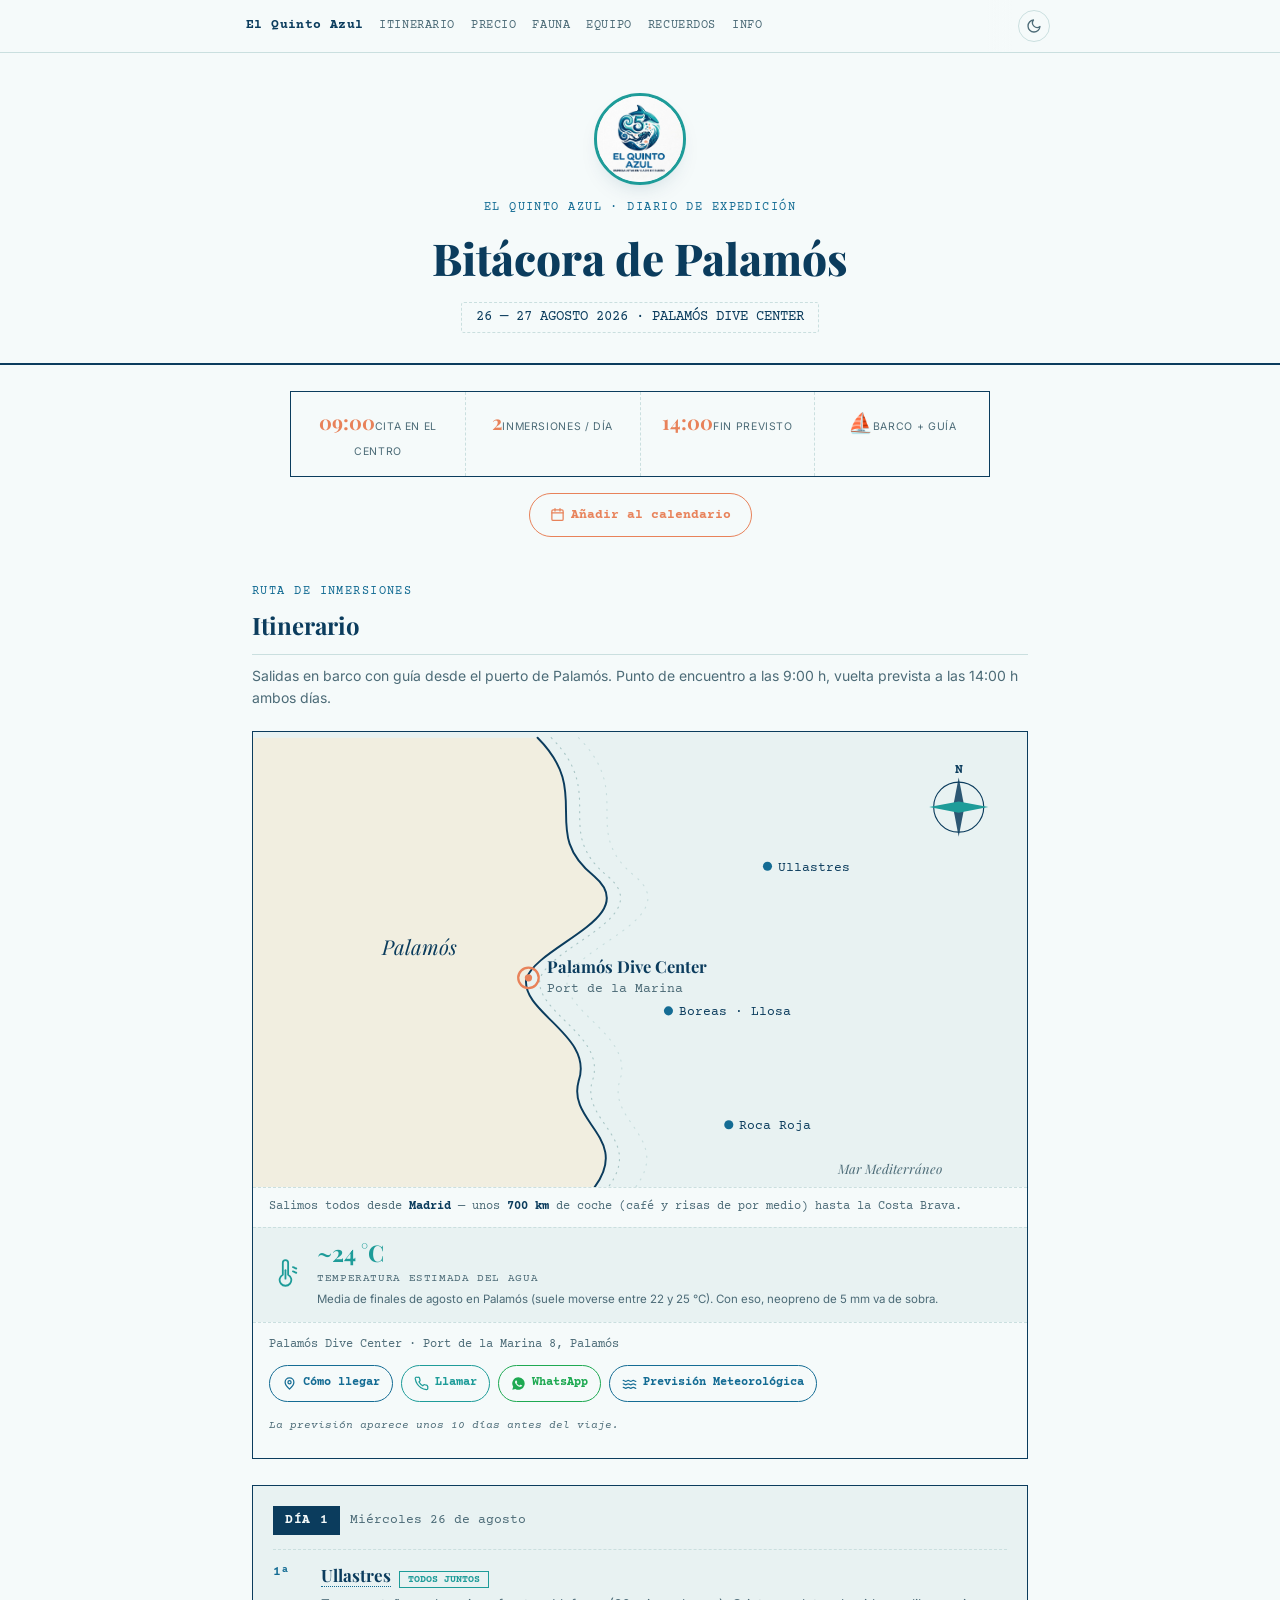
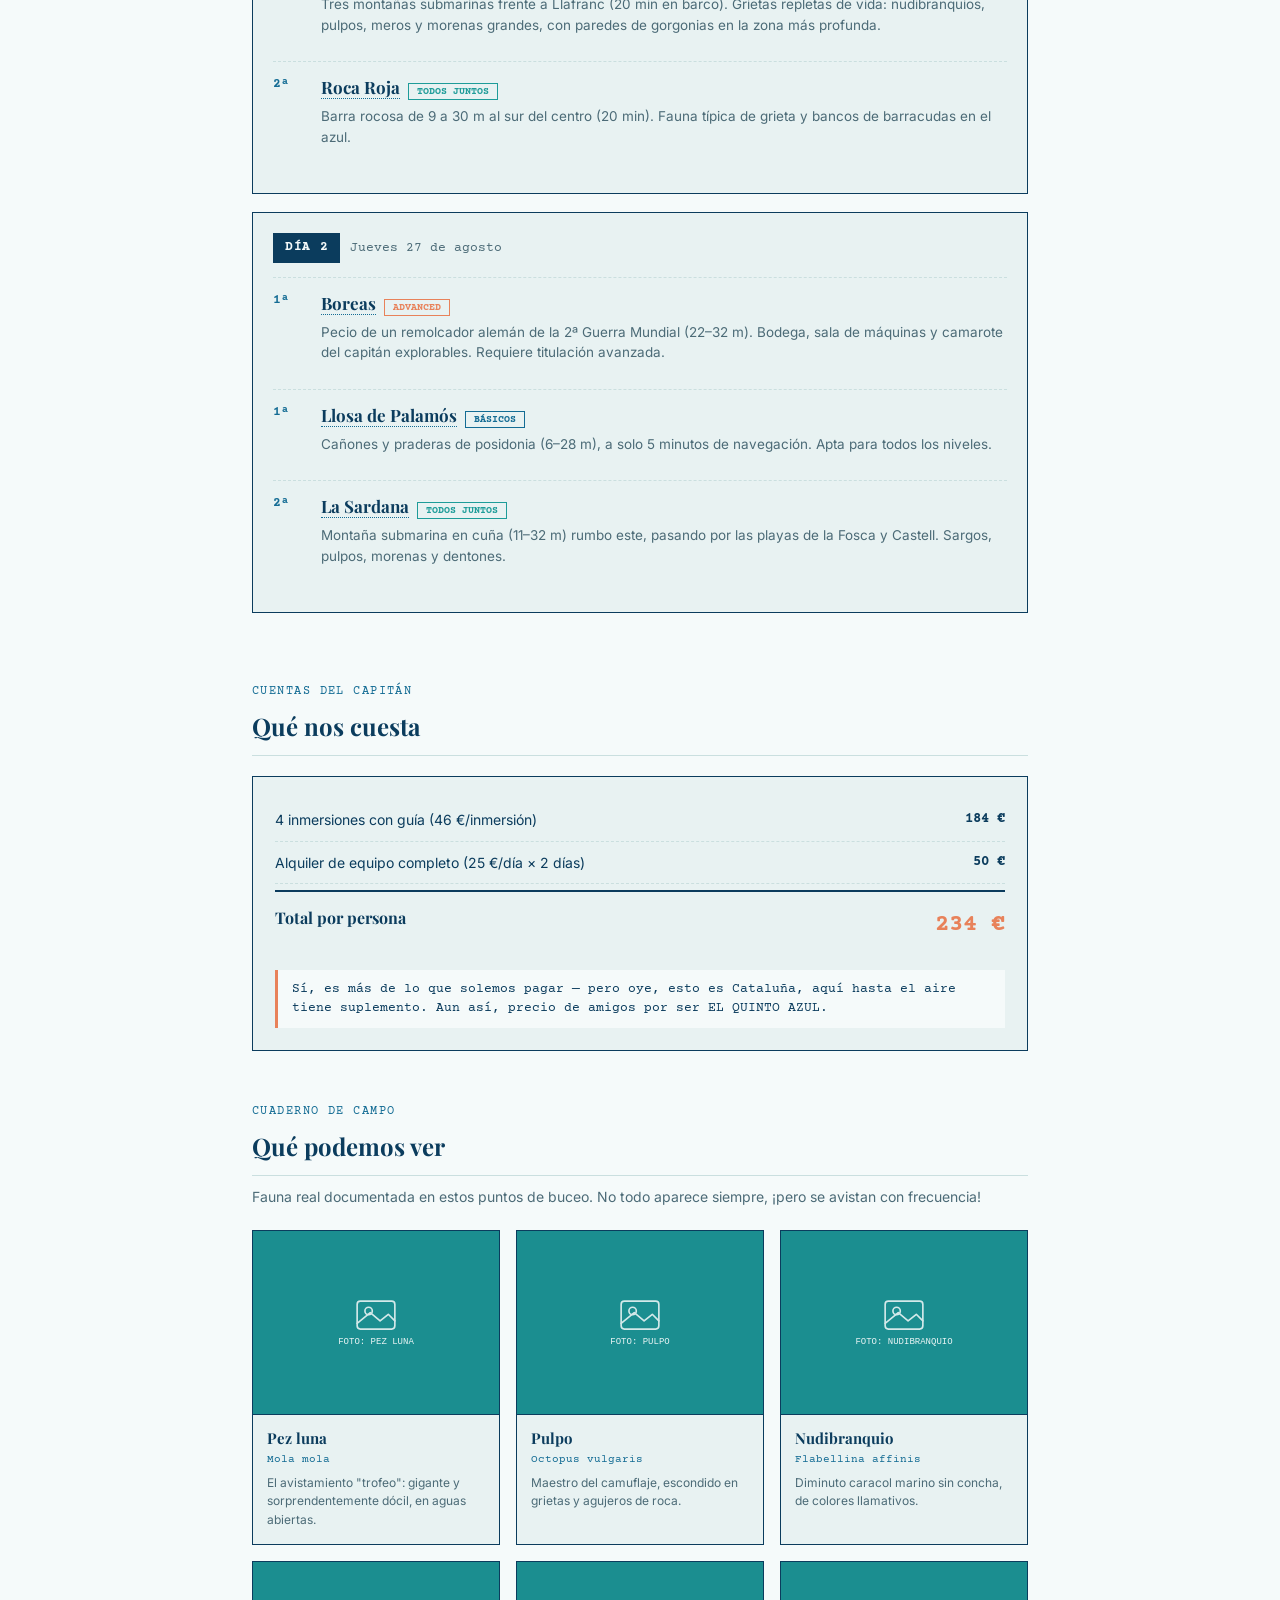
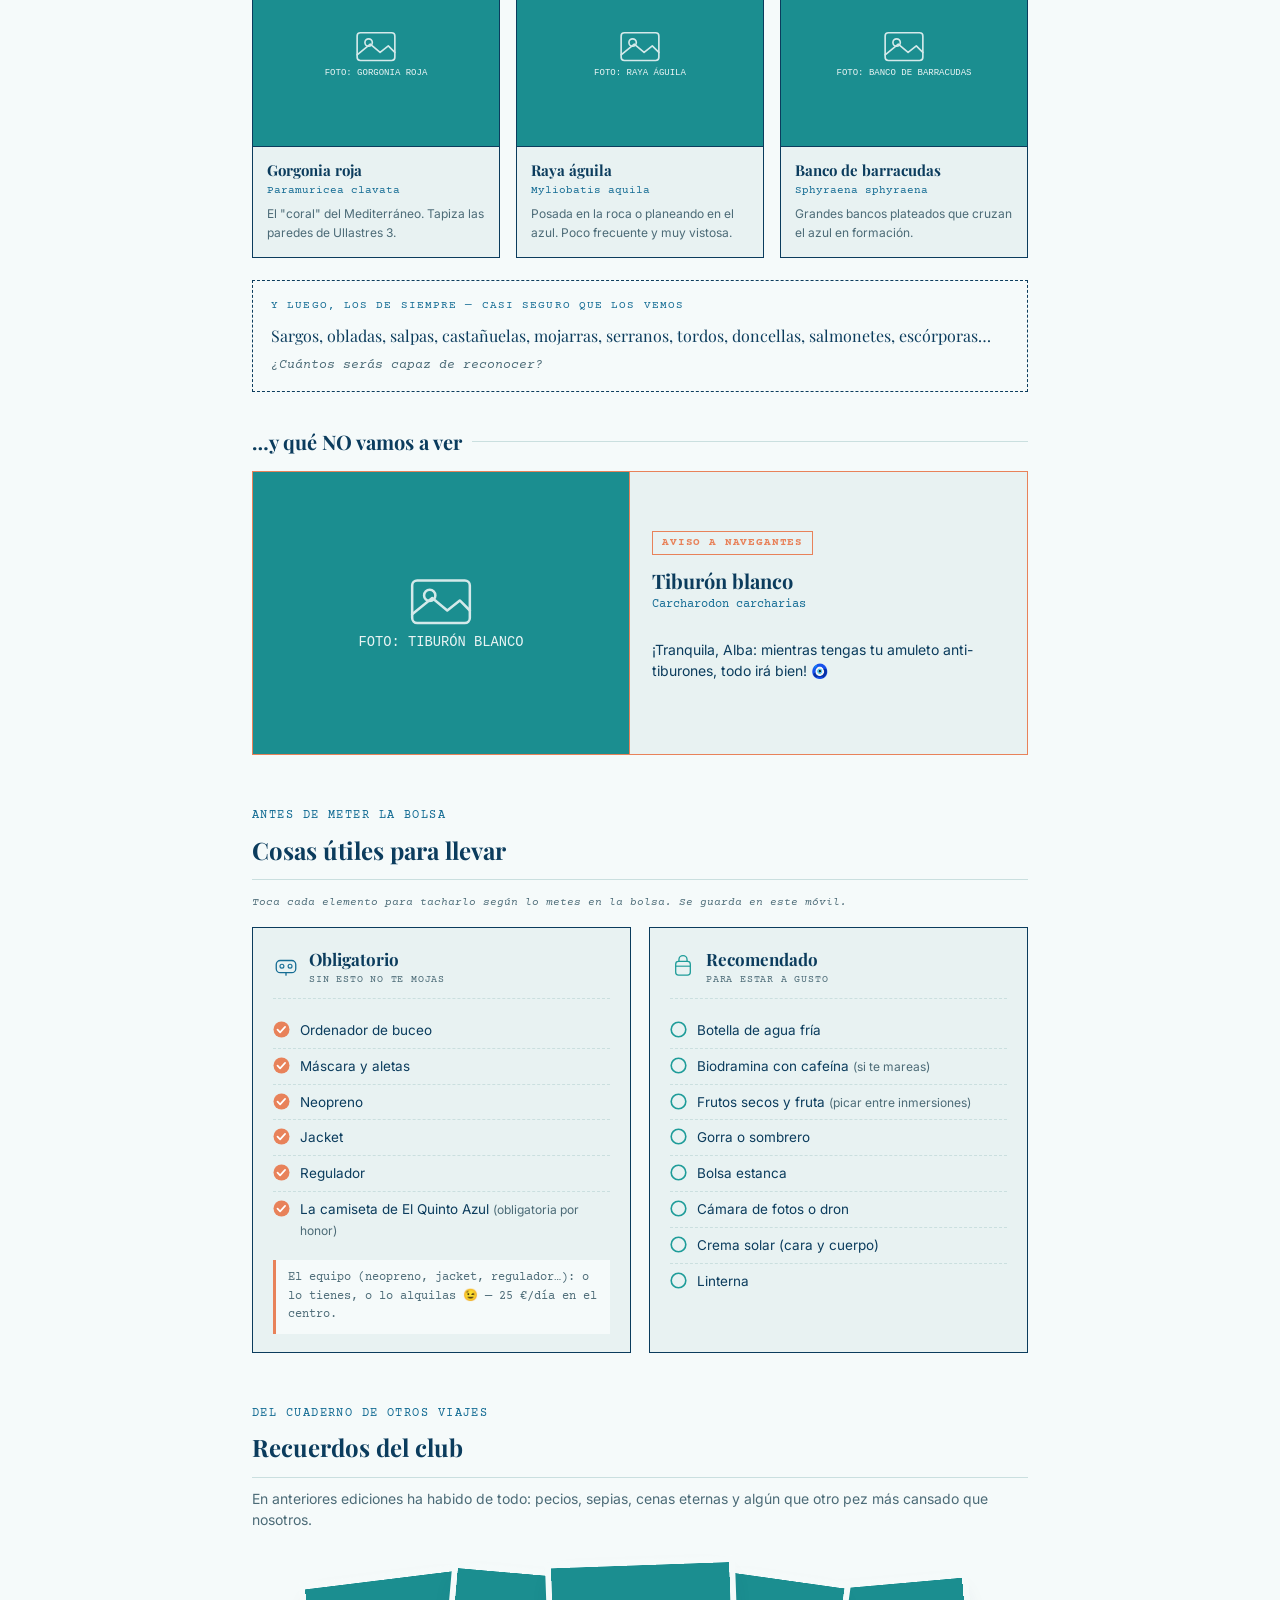
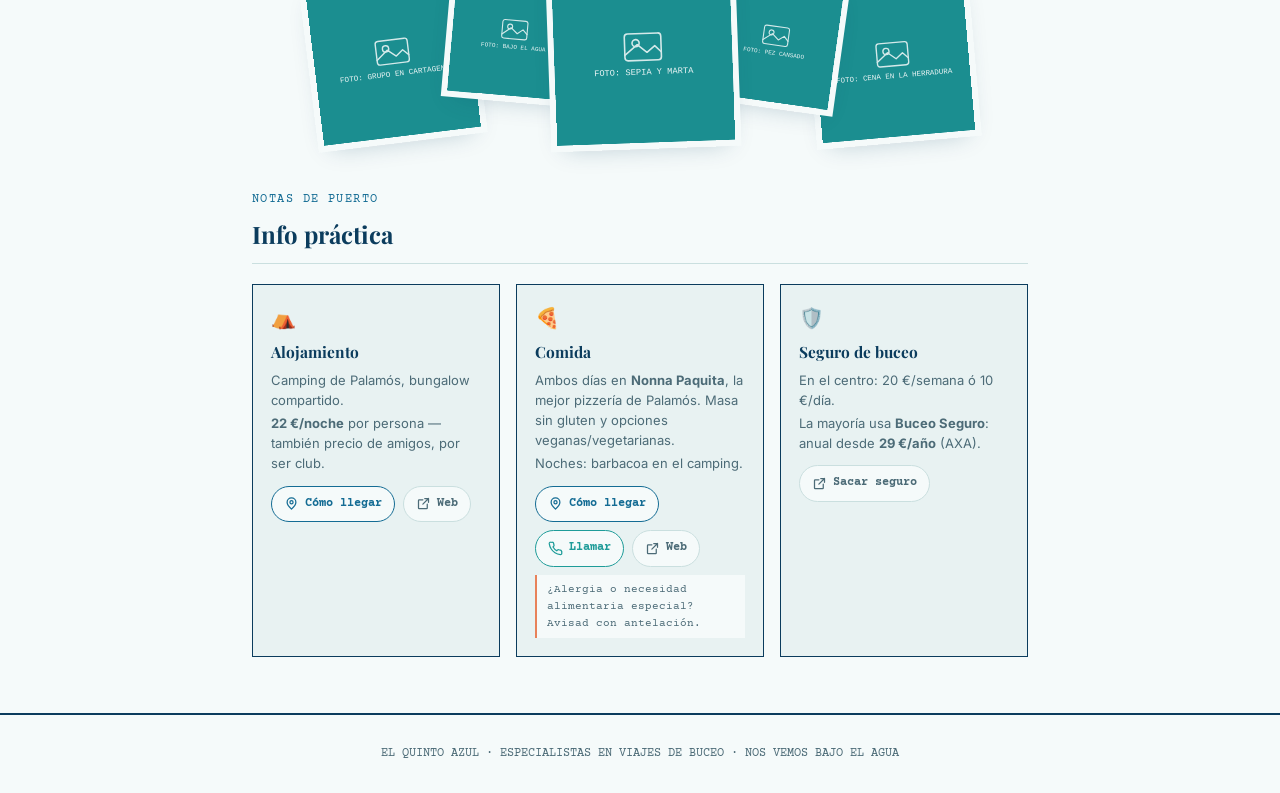
<file: plantilla/plantilla_viaje.html>
<!--
  ============================================================
  EL QUINTO AZUL · PLANTILLA DE VIAJE
  ------------------------------------------------------------
  Copia esta carpeta entera a  viajes/AAAA-MM-destino/
  y renombra el fichero a  index.html
  Las rutas ../../assets/... ya son correctas desde ahi.

  QUE HAY QUE EDITAR (busca los textos entre [[ ]] ):
   1. <title> y cabecera: nombre del viaje y fechas
   2. quickfacts: hora de cita, inmersiones/dia, hora de fin
   3. boton "Anadir al calendario": fechas en formato AAAAMMDD
   4. mapa nautico (SVG): nombres de los puntos de inmersion
   5. ficha de temperatura del agua
   6. contacto del centro: telefono, WhatsApp, Maps, meteo
   7. bloques DIA 1 / DIA 2: inmersiones, niveles y descripciones
   8. seccion precio: conceptos y total
   9. seccion fauna: especies del destino
  10. seccion info practica: alojamiento, comida, seguro
  ============================================================
-->
<!DOCTYPE html>
<html lang="es">
<head>
<meta charset="UTF-8">
<meta name="viewport" content="width=device-width, initial-scale=1.0">
<title>El Quinto Azul — Bitácora de Palamós</title>
<link rel="preconnect" href="https://fonts.googleapis.com">
<link rel="preconnect" href="https://fonts.gstatic.com" crossorigin>
<link href="https://fonts.googleapis.com/css2?family=Playfair+Display:wght@600;700;800&family=Courier+Prime:wght@400;700&family=Inter:wght@400;500;600&display=swap" rel="stylesheet">
<link rel="stylesheet" href="../../assets/marca.css">
<script>
(function(){try{var t=localStorage.getItem('eqa-theme');
if(!t){t=window.matchMedia&&window.matchMedia('(prefers-color-scheme: dark)').matches?'dark':'light';}
document.documentElement.setAttribute('data-theme',t);}catch(e){}})();
</script>
</head>
<body>
<nav class="topnav"><div class="topnav-inner"><div class="nav-scroll"><span class="tn-brand">El Quinto Azul</span><a href="#itinerario">Itinerario</a><a href="#precio">Precio</a><a href="#fauna">Fauna</a><a href="#equipo">Equipo</a><a href="#collage">Recuerdos</a><a href="#practica">Info</a></div><span class="nav-fade"></span><button class="theme-toggle" id="themeToggle" type="button" aria-label="Cambiar modo claro/oscuro" title="Modo claro / oscuro"><svg class="i-moon" viewBox="0 0 24 24" fill="none" stroke="currentColor" stroke-width="2" stroke-linecap="round" stroke-linejoin="round"><path d="M21 12.8A9 9 0 1 1 11.2 3a7 7 0 0 0 9.8 9.8z"/></svg><svg class="i-sun" viewBox="0 0 24 24" fill="none" stroke="currentColor" stroke-width="2" stroke-linecap="round" stroke-linejoin="round"><circle cx="12" cy="12" r="4.2"/><path d="M12 2v2.5M12 19.5V22M4.2 4.2l1.8 1.8M18 18l1.8 1.8M2 12h2.5M19.5 12H22M4.2 19.8L6 18M18 6l1.8-1.8"/></svg></button></div></nav>


<header>
  <div class="logo-sello"><img src="../../assets/logo.jpeg" alt="El Quinto Azul"></div>
  <div class="eyebrow-mono">El Quinto Azul · Diario de expedición</div>
  <h1>Bitácora de Palamós</h1>
  <div class="fecha-bitacora">26 — 27 AGOSTO 2026 · PALAMÓS DIVE CENTER</div>
</header>

<div class="wrap">
  <div class="quickfacts">
    <div class="qf-item"><span class="qf-num">09:00</span><span class="qf-label">Cita en el centro</span></div>
    <div class="qf-item"><span class="qf-num">2</span><span class="qf-label">Inmersiones / día</span></div>
    <div class="qf-item"><span class="qf-num">14:00</span><span class="qf-label">Fin previsto</span></div>
    <div class="qf-item"><span class="qf-num">⛵</span><span class="qf-label">Barco + guía</span></div>
  </div>
  <div class="cal-cta"><a class="btn btn-cal btn-big" href="https://calendar.google.com/calendar/render?action=TEMPLATE&text=Viaje%20de%20buceo%20en%20Palam%C3%B3s%20%C2%B7%20El%20Quinto%20Azul&dates=20260826/20260828&details=Cita%20a%20las%209%3A00%20h%20en%20Palam%C3%B3s%20Dive%20Center.%20Dos%20d%C3%ADas%2C%20cuatro%20inmersiones.%20%C2%A1Nos%20vemos%20bajo%20el%20agua!&location=Palam%C3%B3s%20Dive%20Center%2C%20Port%20de%20la%20Marina%208%2C%2017230%20Palam%C3%B3s" target="_blank" rel="noopener"><svg class="ic" viewBox="0 0 24 24" fill="none" stroke="currentColor" stroke-width="2" stroke-linecap="round" stroke-linejoin="round"><rect x="3" y="4.5" width="18" height="17" rx="2"/><path d="M3 9.5h18M8 2.5v4M16 2.5v4"/></svg> Añadir al calendario</a></div>

  <section id="itinerario">
    <div class="section-head"><div class="eyebrow-mono">Ruta de inmersiones</div><h2>Itinerario</h2></div>
    <p class="section-sub">Salidas en barco con guía desde el puerto de Palamós. Punto de encuentro a las 9:00 h, vuelta prevista a las 14:00 h ambos días.</p>

    <figure class="route-map">
      <svg viewBox="0 0 680 400" role="img" aria-label="Carta náutica de la costa de Palamós con el centro de buceo">
        <rect class="rm-sea" x="0" y="0" width="680" height="400" fill="#E8F2F2"/>
        <path d="M250 5 C300 55,250 87,300 127 C342 163,250 187,240 217 C236 247,300 267,286 307 C276 343,332 357,300 400 L0 400 L0 5 Z" class="rm-land" fill="#F1EEE0"/>
        <path d="M262 5 C312 55,262 87,312 127 C354 163,262 187,252 217 C248 247,312 267,298 307 C288 343,344 357,312 400" fill="none" stroke="#8FB4B4" stroke-width="1" stroke-dasharray="1 5" stroke-linecap="round" opacity="0.7"/>
        <path d="M286 5 C336 55,286 87,336 127 C378 163,286 187,276 217 C272 247,336 267,322 307 C312 343,368 357,336 400" fill="none" stroke="#AECDCD" stroke-width="1" stroke-dasharray="1 6" stroke-linecap="round" opacity="0.55"/>
        <path d="M250 5 C300 55,250 87,300 127 C342 163,250 187,240 217 C236 247,300 267,286 307 C276 343,332 357,300 400" fill="none" class="rm-coast" stroke="#0B3C5D" stroke-width="1.7" stroke-linecap="round"/>
        <circle cx="242" cy="216" r="9" fill="none" stroke="#E8825A" stroke-width="2"/>
        <circle cx="242" cy="216" r="3.2" fill="#E8825A"/>
        <text x="258" y="212" font-family="'Playfair Display',serif" class="rm-txt" font-size="14.5" fill="#0B3C5D" font-weight="700">Palamós Dive Center</text>
        <text x="258" y="228" font-family="'Courier Prime',monospace" class="rm-txt2" font-size="11" fill="#4C6B77">Port de la Marina</text>
        <text x="146" y="196" font-family="'Playfair Display',serif" class="rm-txt" font-size="18" fill="#0B3C5D" font-style="italic" text-anchor="middle">Palamós</text>
        <circle cx="365" cy="245" r="4" fill="#146C94"/>
        <text x="374" y="249" font-family="'Courier Prime',monospace" class="rm-txt" font-size="11.5" fill="#0B3C5D">Boreas · Llosa</text>
        <circle cx="452" cy="118" r="4" fill="#146C94"/>
        <text x="461" y="122" font-family="'Courier Prime',monospace" class="rm-txt" font-size="11.5" fill="#0B3C5D">Ullastres</text>
        <circle cx="418" cy="345" r="4" fill="#146C94"/>
        <text x="427" y="349" font-family="'Courier Prime',monospace" class="rm-txt" font-size="11.5" fill="#0B3C5D">Roca Roja</text>
        <text x="560" y="388" font-family="'Playfair Display',serif" class="rm-txt2" font-size="11.5" fill="#4C6B77" font-style="italic" text-anchor="middle">Mar Mediterráneo</text>
        <g transform="translate(620,66)">
          <circle class="rm-comp" cx="0" cy="0" r="22" fill="none" stroke="#0B3C5D" stroke-width="1" fill-opacity="0"/>
          <path d="M0 -26 L5 0 L0 26 L-5 0 Z" fill="#0B3C5D" opacity="0.85"/>
          <path d="M-26 0 L0 5 L26 0 L0 -5 Z" fill="#1E9C99"/>
          <text x="0" y="-30" font-family="'Courier Prime',monospace" class="rm-txt" font-size="11" fill="#0B3C5D" text-anchor="middle" font-weight="700">N</text>
        </g>
      </svg>
      <figcaption class="route-cap">Salimos todos desde <strong>Madrid</strong> — unos <strong>700 km</strong> de coche (café y risas de por medio) hasta la Costa Brava.</figcaption>
      <div class="water-temp">
        <svg class="wt-ico" viewBox="0 0 32 32" fill="none" stroke="currentColor" stroke-width="1.7" stroke-linecap="round" stroke-linejoin="round">
          <path d="M13 4.5a2.5 2.5 0 0 1 5 0v11.2a5.5 5.5 0 1 1-5 0V4.5z"/><path d="M15.5 19.5v-8"/>
          <path d="M22.5 8.5c1.6 0 1.6 1.4 3.2 1.4M22.5 12.5c1.6 0 1.6 1.4 3.2 1.4"/>
        </svg>
        <div>
          <span class="wt-val">~24 °C</span>
          <div class="wt-lab">Temperatura estimada del agua</div>
          <div class="wt-note">Media de finales de agosto en Palamós (suele moverse entre 22 y 25 °C). Con eso, neopreno de 5 mm va de sobra.</div>
        </div>
      </div>
      <div class="center-contact"><span class="cc-label">Palamós Dive Center · Port de la Marina 8, Palamós</span><div class="actions"><a class="btn btn-maps" href="https://www.google.com/maps/search/?api=1&query=Palam%C3%B3s%20Dive%20Center%20Port%20de%20la%20Marina%208%20Palam%C3%B3s" target="_blank" rel="noopener"><svg class="ic" viewBox="0 0 24 24" fill="none" stroke="currentColor" stroke-width="2" stroke-linecap="round" stroke-linejoin="round"><path d="M12 21s7-6.3 7-11a7 7 0 1 0-14 0c0 4.7 7 11 7 11z"/><circle cx="12" cy="10" r="2.5"/></svg> Cómo llegar</a><a class="btn btn-call" href="tel:+34972600345"><svg class="ic" viewBox="0 0 24 24" fill="none" stroke="currentColor" stroke-width="2" stroke-linecap="round" stroke-linejoin="round"><path d="M22 16.9v3a2 2 0 0 1-2.2 2 19.8 19.8 0 0 1-8.6-3.1 19.5 19.5 0 0 1-6-6A19.8 19.8 0 0 1 2 4.2 2 2 0 0 1 4 2h3a2 2 0 0 1 2 1.7c.1.9.3 1.8.6 2.6a2 2 0 0 1-.5 2.1L8 9.6a16 16 0 0 0 6 6l1.2-1.1a2 2 0 0 1 2.1-.5c.8.3 1.7.5 2.6.6a2 2 0 0 1 1.7 2z"/></svg> Llamar</a><a class="btn btn-wa" href="https://wa.me/34633036558" target="_blank" rel="noopener"><svg class="ic" viewBox="0 0 24 24" fill="currentColor"><path d="M12 2a10 10 0 0 0-8.5 15.2L2 22l4.9-1.3A10 10 0 1 0 12 2zm5.3 14.1c-.2.6-1.3 1.2-1.8 1.2-.5.1-1 .1-1.7-.1-.4-.1-.9-.3-1.6-.6-2.8-1.2-4.6-4-4.7-4.2-.1-.2-1.1-1.5-1.1-2.8s.7-2 .9-2.2c.2-.3.5-.3.7-.3h.5c.2 0 .4 0 .6.5l.8 2c.1.2.1.4 0 .5l-.4.5-.3.4c-.1.1-.3.3-.1.6.2.3.8 1.3 1.7 2.1 1.2 1 2.1 1.4 2.4 1.5.3.1.5.1.6-.1l.9-1c.2-.2.4-.2.6-.1l1.9.9c.3.2.5.2.6.4.1.1.1.6-.1 1.2z"/></svg> WhatsApp</a><a class="btn btn-weather" href="https://es.windfinder.com/forecast/palamos_catalonia_spain" target="_blank" rel="noopener"><svg class="ic" viewBox="0 0 24 24" fill="none" stroke="currentColor" stroke-width="2" stroke-linecap="round" stroke-linejoin="round"><path d="M2 7c2 0 2 1.6 4 1.6S8 7 10 7s2 1.6 4 1.6S16 7 18 7s2 1.6 4 1.6M2 12.5c2 0 2 1.6 4 1.6s2-1.6 4-1.6 2 1.6 4 1.6 2-1.6 4-1.6 2 1.6 4 1.6M2 18c2 0 2 1.6 4 1.6S8 18 10 18s2 1.6 4 1.6 2-1.6 4-1.6 2 1.6 4 1.6"/></svg> Previsión Meteorológica</a><p class="btn-note">La previsión aparece unos 10 días antes del viaje.</p></div></div>
    </figure>

    <div class="day-block">
      <div class="day-title"><span class="day-badge">DÍA 1</span><span class="fecha">Miércoles 26 de agosto</span></div>
      <div class="dive-card"><span class="dive-time">1ª</span>
        <div><a class="dive-name" href="https://palamosdivecenter.com/ullastres/" target="_blank" rel="noopener">Ullastres</a><span class="dive-level lvl-todos">Todos juntos</span>
        <p class="dive-desc">Tres montañas submarinas frente a Llafranc (20 min en barco). Grietas repletas de vida: nudibranquios, pulpos, meros y morenas grandes, con paredes de gorgonias en la zona más profunda.</p></div></div>
      <div class="dive-card"><span class="dive-time">2ª</span>
        <div><a class="dive-name" href="https://palamosdivecenter.com/roca-roja/" target="_blank" rel="noopener">Roca Roja</a><span class="dive-level lvl-todos">Todos juntos</span>
        <p class="dive-desc">Barra rocosa de 9 a 30 m al sur del centro (20 min). Fauna típica de grieta y bancos de barracudas en el azul.</p></div></div>
    </div>

    <div class="day-block">
      <div class="day-title"><span class="day-badge">DÍA 2</span><span class="fecha">Jueves 27 de agosto</span></div>
      <div class="dive-card"><span class="dive-time">1ª</span>
        <div><a class="dive-name" href="https://palamosdivecenter.com/boreas/" target="_blank" rel="noopener">Boreas</a><span class="dive-level lvl-adv">Advanced</span>
        <p class="dive-desc">Pecio de un remolcador alemán de la 2ª Guerra Mundial (22–32 m). Bodega, sala de máquinas y camarote del capitán explorables. Requiere titulación avanzada.</p></div></div>
      <div class="dive-card"><span class="dive-time">1ª</span>
        <div><a class="dive-name" href="https://palamosdivecenter.com/llosa-de-palamos/" target="_blank" rel="noopener">Llosa de Palamós</a><span class="dive-level lvl-basic">Básicos</span>
        <p class="dive-desc">Cañones y praderas de posidonia (6–28 m), a solo 5 minutos de navegación. Apta para todos los niveles.</p></div></div>
      <div class="dive-card"><span class="dive-time">2ª</span>
        <div><a class="dive-name" href="https://palamosdivecenter.com/la-sardana/" target="_blank" rel="noopener">La Sardana</a><span class="dive-level lvl-todos">Todos juntos</span>
        <p class="dive-desc">Montaña submarina en cuña (11–32 m) rumbo este, pasando por las playas de la Fosca y Castell. Sargos, pulpos, morenas y dentones.</p></div></div>
    </div>
  </section>

  <section id="precio">
    <div class="section-head"><div class="eyebrow-mono">Cuentas del capitán</div><h2>Qué nos cuesta</h2></div>
    <div class="price-card">
      <div class="price-row"><span class="label">4 inmersiones con guía (46 €/inmersión)</span><span class="value">184 €</span></div>
      <div class="price-row"><span class="label">Alquiler de equipo completo (25 €/día × 2 días)</span><span class="value">50 €</span></div>
      <div class="price-row total"><span class="label">Total por persona</span><span class="value">234 €</span></div>
      <div class="price-joke">Sí, es más de lo que solemos pagar — pero oye, esto es Cataluña, aquí hasta el aire tiene suplemento. Aun así, precio de amigos por ser EL QUINTO AZUL.</div>
    </div>
  </section>

  <section id="fauna">
    <div class="section-head"><div class="eyebrow-mono">Cuaderno de campo</div><h2>Qué podemos ver</h2></div>
    <p class="section-sub">Fauna real documentada en estos puntos de buceo. No todo aparece siempre, ¡pero se avistan con frecuencia!</p>
    <div class="fauna-grid">
      <div class="fauna-card"><div class="fauna-photo"><img src="data:image/svg+xml;charset=UTF-8,%3Csvg%20xmlns%3D%22http%3A//www.w3.org/2000/svg%22%20width%3D%22600%22%20height%3D%22450%22%20viewBox%3D%220%200%20600%20450%22%3E%0A%3Crect%20width%3D%22600%22%20height%3D%22450%22%20fill%3D%22%231E9C99%22/%3E%0A%3Crect%20x%3D%220%22%20y%3D%220%22%20width%3D%22600%22%20height%3D%22450%22%20fill%3D%22%230B3C5D%22%20opacity%3D%220.15%22/%3E%0A%3Cg%20transform%3D%22translate%28300.0%2C207.0%29%22%20fill%3D%22none%22%20stroke%3D%22%23F5FAFA%22%20stroke-width%3D%224%22%20opacity%3D%220.85%22%3E%0A%3Crect%20x%3D%22-46%22%20y%3D%22-34%22%20width%3D%2292%22%20height%3D%2268%22%20rx%3D%228%22/%3E%0A%3Ccircle%20cx%3D%22-18%22%20cy%3D%22-10%22%20r%3D%229%22/%3E%0A%3Cpath%20d%3D%22M-46%2020%20L-14%20-6%20L10%2014%20L30%20-2%20L46%2014%22%20stroke-linecap%3D%22round%22%20stroke-linejoin%3D%22round%22/%3E%0A%3C/g%3E%0A%3Ctext%20x%3D%22300.0%22%20y%3D%22277.0%22%20font-family%3D%22Courier%20New%2C%20monospace%22%20font-size%3D%2222%22%20fill%3D%22%23F5FAFA%22%20text-anchor%3D%22middle%22%20opacity%3D%220.95%22%3EFOTO%3A%20PEZ%20LUNA%3C/text%3E%0A%3C/svg%3E" alt="Pez luna"></div>
        <div class="fauna-info"><div class="nombre">Pez luna</div><div class="latin">Mola mola</div><div class="dato">El avistamiento "trofeo": gigante y sorprendentemente dócil, en aguas abiertas.</div></div></div>
      <div class="fauna-card"><div class="fauna-photo"><img src="data:image/svg+xml;charset=UTF-8,%3Csvg%20xmlns%3D%22http%3A//www.w3.org/2000/svg%22%20width%3D%22600%22%20height%3D%22450%22%20viewBox%3D%220%200%20600%20450%22%3E%0A%3Crect%20width%3D%22600%22%20height%3D%22450%22%20fill%3D%22%231E9C99%22/%3E%0A%3Crect%20x%3D%220%22%20y%3D%220%22%20width%3D%22600%22%20height%3D%22450%22%20fill%3D%22%230B3C5D%22%20opacity%3D%220.15%22/%3E%0A%3Cg%20transform%3D%22translate%28300.0%2C207.0%29%22%20fill%3D%22none%22%20stroke%3D%22%23F5FAFA%22%20stroke-width%3D%224%22%20opacity%3D%220.85%22%3E%0A%3Crect%20x%3D%22-46%22%20y%3D%22-34%22%20width%3D%2292%22%20height%3D%2268%22%20rx%3D%228%22/%3E%0A%3Ccircle%20cx%3D%22-18%22%20cy%3D%22-10%22%20r%3D%229%22/%3E%0A%3Cpath%20d%3D%22M-46%2020%20L-14%20-6%20L10%2014%20L30%20-2%20L46%2014%22%20stroke-linecap%3D%22round%22%20stroke-linejoin%3D%22round%22/%3E%0A%3C/g%3E%0A%3Ctext%20x%3D%22300.0%22%20y%3D%22277.0%22%20font-family%3D%22Courier%20New%2C%20monospace%22%20font-size%3D%2222%22%20fill%3D%22%23F5FAFA%22%20text-anchor%3D%22middle%22%20opacity%3D%220.95%22%3EFOTO%3A%20PULPO%3C/text%3E%0A%3C/svg%3E" alt="Pulpo"></div>
        <div class="fauna-info"><div class="nombre">Pulpo</div><div class="latin">Octopus vulgaris</div><div class="dato">Maestro del camuflaje, escondido en grietas y agujeros de roca.</div></div></div>
      <div class="fauna-card"><div class="fauna-photo"><img src="data:image/svg+xml;charset=UTF-8,%3Csvg%20xmlns%3D%22http%3A//www.w3.org/2000/svg%22%20width%3D%22600%22%20height%3D%22450%22%20viewBox%3D%220%200%20600%20450%22%3E%0A%3Crect%20width%3D%22600%22%20height%3D%22450%22%20fill%3D%22%231E9C99%22/%3E%0A%3Crect%20x%3D%220%22%20y%3D%220%22%20width%3D%22600%22%20height%3D%22450%22%20fill%3D%22%230B3C5D%22%20opacity%3D%220.15%22/%3E%0A%3Cg%20transform%3D%22translate%28300.0%2C207.0%29%22%20fill%3D%22none%22%20stroke%3D%22%23F5FAFA%22%20stroke-width%3D%224%22%20opacity%3D%220.85%22%3E%0A%3Crect%20x%3D%22-46%22%20y%3D%22-34%22%20width%3D%2292%22%20height%3D%2268%22%20rx%3D%228%22/%3E%0A%3Ccircle%20cx%3D%22-18%22%20cy%3D%22-10%22%20r%3D%229%22/%3E%0A%3Cpath%20d%3D%22M-46%2020%20L-14%20-6%20L10%2014%20L30%20-2%20L46%2014%22%20stroke-linecap%3D%22round%22%20stroke-linejoin%3D%22round%22/%3E%0A%3C/g%3E%0A%3Ctext%20x%3D%22300.0%22%20y%3D%22277.0%22%20font-family%3D%22Courier%20New%2C%20monospace%22%20font-size%3D%2222%22%20fill%3D%22%23F5FAFA%22%20text-anchor%3D%22middle%22%20opacity%3D%220.95%22%3EFOTO%3A%20NUDIBRANQUIO%3C/text%3E%0A%3C/svg%3E" alt="Nudibranquio"></div>
        <div class="fauna-info"><div class="nombre">Nudibranquio</div><div class="latin">Flabellina affinis</div><div class="dato">Diminuto caracol marino sin concha, de colores llamativos.</div></div></div>
      <div class="fauna-card"><div class="fauna-photo"><img src="data:image/svg+xml;charset=UTF-8,%3Csvg%20xmlns%3D%22http%3A//www.w3.org/2000/svg%22%20width%3D%22600%22%20height%3D%22450%22%20viewBox%3D%220%200%20600%20450%22%3E%0A%3Crect%20width%3D%22600%22%20height%3D%22450%22%20fill%3D%22%231E9C99%22/%3E%0A%3Crect%20x%3D%220%22%20y%3D%220%22%20width%3D%22600%22%20height%3D%22450%22%20fill%3D%22%230B3C5D%22%20opacity%3D%220.15%22/%3E%0A%3Cg%20transform%3D%22translate%28300.0%2C207.0%29%22%20fill%3D%22none%22%20stroke%3D%22%23F5FAFA%22%20stroke-width%3D%224%22%20opacity%3D%220.85%22%3E%0A%3Crect%20x%3D%22-46%22%20y%3D%22-34%22%20width%3D%2292%22%20height%3D%2268%22%20rx%3D%228%22/%3E%0A%3Ccircle%20cx%3D%22-18%22%20cy%3D%22-10%22%20r%3D%229%22/%3E%0A%3Cpath%20d%3D%22M-46%2020%20L-14%20-6%20L10%2014%20L30%20-2%20L46%2014%22%20stroke-linecap%3D%22round%22%20stroke-linejoin%3D%22round%22/%3E%0A%3C/g%3E%0A%3Ctext%20x%3D%22300.0%22%20y%3D%22277.0%22%20font-family%3D%22Courier%20New%2C%20monospace%22%20font-size%3D%2222%22%20fill%3D%22%23F5FAFA%22%20text-anchor%3D%22middle%22%20opacity%3D%220.95%22%3EFOTO%3A%20GORGONIA%20ROJA%3C/text%3E%0A%3C/svg%3E" alt="Gorgonia roja"></div>
        <div class="fauna-info"><div class="nombre">Gorgonia roja</div><div class="latin">Paramuricea clavata</div><div class="dato">El "coral" del Mediterráneo. Tapiza las paredes de Ullastres 3.</div></div></div>
      <div class="fauna-card"><div class="fauna-photo"><img src="data:image/svg+xml;charset=UTF-8,%3Csvg%20xmlns%3D%22http%3A//www.w3.org/2000/svg%22%20width%3D%22600%22%20height%3D%22450%22%20viewBox%3D%220%200%20600%20450%22%3E%0A%3Crect%20width%3D%22600%22%20height%3D%22450%22%20fill%3D%22%231E9C99%22/%3E%0A%3Crect%20x%3D%220%22%20y%3D%220%22%20width%3D%22600%22%20height%3D%22450%22%20fill%3D%22%230B3C5D%22%20opacity%3D%220.15%22/%3E%0A%3Cg%20transform%3D%22translate%28300.0%2C207.0%29%22%20fill%3D%22none%22%20stroke%3D%22%23F5FAFA%22%20stroke-width%3D%224%22%20opacity%3D%220.85%22%3E%0A%3Crect%20x%3D%22-46%22%20y%3D%22-34%22%20width%3D%2292%22%20height%3D%2268%22%20rx%3D%228%22/%3E%0A%3Ccircle%20cx%3D%22-18%22%20cy%3D%22-10%22%20r%3D%229%22/%3E%0A%3Cpath%20d%3D%22M-46%2020%20L-14%20-6%20L10%2014%20L30%20-2%20L46%2014%22%20stroke-linecap%3D%22round%22%20stroke-linejoin%3D%22round%22/%3E%0A%3C/g%3E%0A%3Ctext%20x%3D%22300.0%22%20y%3D%22277.0%22%20font-family%3D%22Courier%20New%2C%20monospace%22%20font-size%3D%2222%22%20fill%3D%22%23F5FAFA%22%20text-anchor%3D%22middle%22%20opacity%3D%220.95%22%3EFOTO%3A%20RAYA%20%C3%81GUILA%3C/text%3E%0A%3C/svg%3E" alt="Raya águila"></div>
        <div class="fauna-info"><div class="nombre">Raya águila</div><div class="latin">Myliobatis aquila</div><div class="dato">Posada en la roca o planeando en el azul. Poco frecuente y muy vistosa.</div></div></div>
      <div class="fauna-card"><div class="fauna-photo"><img src="data:image/svg+xml;charset=UTF-8,%3Csvg%20xmlns%3D%22http%3A//www.w3.org/2000/svg%22%20width%3D%22600%22%20height%3D%22450%22%20viewBox%3D%220%200%20600%20450%22%3E%0A%3Crect%20width%3D%22600%22%20height%3D%22450%22%20fill%3D%22%231E9C99%22/%3E%0A%3Crect%20x%3D%220%22%20y%3D%220%22%20width%3D%22600%22%20height%3D%22450%22%20fill%3D%22%230B3C5D%22%20opacity%3D%220.15%22/%3E%0A%3Cg%20transform%3D%22translate%28300.0%2C207.0%29%22%20fill%3D%22none%22%20stroke%3D%22%23F5FAFA%22%20stroke-width%3D%224%22%20opacity%3D%220.85%22%3E%0A%3Crect%20x%3D%22-46%22%20y%3D%22-34%22%20width%3D%2292%22%20height%3D%2268%22%20rx%3D%228%22/%3E%0A%3Ccircle%20cx%3D%22-18%22%20cy%3D%22-10%22%20r%3D%229%22/%3E%0A%3Cpath%20d%3D%22M-46%2020%20L-14%20-6%20L10%2014%20L30%20-2%20L46%2014%22%20stroke-linecap%3D%22round%22%20stroke-linejoin%3D%22round%22/%3E%0A%3C/g%3E%0A%3Ctext%20x%3D%22300.0%22%20y%3D%22277.0%22%20font-family%3D%22Courier%20New%2C%20monospace%22%20font-size%3D%2222%22%20fill%3D%22%23F5FAFA%22%20text-anchor%3D%22middle%22%20opacity%3D%220.95%22%3EFOTO%3A%20BANCO%20DE%20BARRACUDAS%3C/text%3E%0A%3C/svg%3E" alt="Banco de barracudas"></div>
        <div class="fauna-info"><div class="nombre">Banco de barracudas</div><div class="latin">Sphyraena sphyraena</div><div class="dato">Grandes bancos plateados que cruzan el azul en formación.</div></div></div>
    </div>

    <div class="peces-comunes">
      <div class="pc-head">Y luego, los de siempre — casi seguro que los vemos</div>
      <div class="pc-list">Sargos, obladas, salpas, castañuelas, mojarras, serranos, tordos, doncellas, salmonetes, escórporas…</div>
      <div class="pc-tail">¿Cuántos serás capaz de reconocer?</div>
    </div>

    <div class="no-head"><span class="t">…y qué NO vamos a ver</span><span class="line"></span></div>
    <div class="shark-card">
      <div class="ph"><img src="data:image/svg+xml;charset=UTF-8,%3Csvg%20xmlns%3D%22http%3A//www.w3.org/2000/svg%22%20width%3D%22600%22%20height%3D%22450%22%20viewBox%3D%220%200%20600%20450%22%3E%0A%3Crect%20width%3D%22600%22%20height%3D%22450%22%20fill%3D%22%231E9C99%22/%3E%0A%3Crect%20x%3D%220%22%20y%3D%220%22%20width%3D%22600%22%20height%3D%22450%22%20fill%3D%22%230B3C5D%22%20opacity%3D%220.15%22/%3E%0A%3Cg%20transform%3D%22translate%28300.0%2C207.0%29%22%20fill%3D%22none%22%20stroke%3D%22%23F5FAFA%22%20stroke-width%3D%224%22%20opacity%3D%220.85%22%3E%0A%3Crect%20x%3D%22-46%22%20y%3D%22-34%22%20width%3D%2292%22%20height%3D%2268%22%20rx%3D%228%22/%3E%0A%3Ccircle%20cx%3D%22-18%22%20cy%3D%22-10%22%20r%3D%229%22/%3E%0A%3Cpath%20d%3D%22M-46%2020%20L-14%20-6%20L10%2014%20L30%20-2%20L46%2014%22%20stroke-linecap%3D%22round%22%20stroke-linejoin%3D%22round%22/%3E%0A%3C/g%3E%0A%3Ctext%20x%3D%22300.0%22%20y%3D%22277.0%22%20font-family%3D%22Courier%20New%2C%20monospace%22%20font-size%3D%2222%22%20fill%3D%22%23F5FAFA%22%20text-anchor%3D%22middle%22%20opacity%3D%220.95%22%3EFOTO%3A%20TIBUR%C3%93N%20BLANCO%3C/text%3E%0A%3C/svg%3E" alt="Tiburón blanco"></div>
      <div class="info">
        <span class="no-badge">Aviso a navegantes</span>
        <div class="nombre">Tiburón blanco</div>
        <div class="latin">Carcharodon carcharias</div>
        <p class="joke">¡Tranquila, Alba: mientras tengas tu amuleto anti-tiburones, todo irá bien! 🧿</p>
      </div>
    </div>
  </section>

  <section id="equipo">
    <div class="section-head"><div class="eyebrow-mono">Antes de meter la bolsa</div><h2>Cosas útiles para llevar</h2></div>
    <p class="kit-hint">Toca cada elemento para tacharlo según lo metes en la bolsa. Se guarda en este móvil.</p>
    <div class="kit-grid">

      <div class="kit-card">
        <div class="kit-head">
          <svg viewBox="0 0 32 32" fill="none"><rect x="4" y="8" width="24" height="15" rx="5" stroke="#146C94" stroke-width="1.6"/><path d="M16 23v3" stroke="#146C94" stroke-width="1.6" stroke-linecap="round"/><circle cx="11" cy="15" r="2.4" stroke="#146C94" stroke-width="1.4"/><circle cx="21" cy="15" r="2.4" stroke="#146C94" stroke-width="1.4"/></svg>
          <div><div class="kt">Obligatorio</div><div class="ks">Sin esto no te mojas</div></div>
        </div>
        <ul class="kit-list">
          <li><svg class="mk" viewBox="0 0 17 17"><circle cx="8.5" cy="8.5" r="8" fill="#E8825A"/><path d="M4.5 8.7l2.6 2.6 5-5.4" stroke="#fff" stroke-width="1.7" fill="none" stroke-linecap="round" stroke-linejoin="round"/></svg><span>Ordenador de buceo</span></li>
          <li><svg class="mk" viewBox="0 0 17 17"><circle cx="8.5" cy="8.5" r="8" fill="#E8825A"/><path d="M4.5 8.7l2.6 2.6 5-5.4" stroke="#fff" stroke-width="1.7" fill="none" stroke-linecap="round" stroke-linejoin="round"/></svg><span>Máscara y aletas</span></li>
          <li><svg class="mk" viewBox="0 0 17 17"><circle cx="8.5" cy="8.5" r="8" fill="#E8825A"/><path d="M4.5 8.7l2.6 2.6 5-5.4" stroke="#fff" stroke-width="1.7" fill="none" stroke-linecap="round" stroke-linejoin="round"/></svg><span>Neopreno</span></li>
          <li><svg class="mk" viewBox="0 0 17 17"><circle cx="8.5" cy="8.5" r="8" fill="#E8825A"/><path d="M4.5 8.7l2.6 2.6 5-5.4" stroke="#fff" stroke-width="1.7" fill="none" stroke-linecap="round" stroke-linejoin="round"/></svg><span>Jacket</span></li>
          <li><svg class="mk" viewBox="0 0 17 17"><circle cx="8.5" cy="8.5" r="8" fill="#E8825A"/><path d="M4.5 8.7l2.6 2.6 5-5.4" stroke="#fff" stroke-width="1.7" fill="none" stroke-linecap="round" stroke-linejoin="round"/></svg><span>Regulador</span></li>
          <li><svg class="mk" viewBox="0 0 17 17"><circle cx="8.5" cy="8.5" r="8" fill="#E8825A"/><path d="M4.5 8.7l2.6 2.6 5-5.4" stroke="#fff" stroke-width="1.7" fill="none" stroke-linecap="round" stroke-linejoin="round"/></svg><span>La camiseta de El Quinto Azul <span class="extra">(obligatoria por honor)</span></span></li>
        </ul>
        <div class="kit-note">El equipo (neopreno, jacket, regulador…): o lo tienes, o lo alquilas 😉 — 25 €/día en el centro.</div>
      </div>

      <div class="kit-card">
        <div class="kit-head">
          <svg viewBox="0 0 32 32" fill="none"><path d="M11 9V7a5 5 0 0110 0v2" stroke="#1E9C99" stroke-width="1.6" stroke-linecap="round"/><rect x="7" y="9" width="18" height="17" rx="3.5" stroke="#1E9C99" stroke-width="1.6"/><path d="M7 15h18" stroke="#1E9C99" stroke-width="1.4"/></svg>
          <div><div class="kt">Recomendado</div><div class="ks">Para estar a gusto</div></div>
        </div>
        <ul class="kit-list">
          <li><svg class="mk" viewBox="0 0 17 17"><circle cx="8.5" cy="8.5" r="7.3" fill="none" stroke="#1E9C99" stroke-width="1.6"/></svg><span>Botella de agua fría</span></li>
          <li><svg class="mk" viewBox="0 0 17 17"><circle cx="8.5" cy="8.5" r="7.3" fill="none" stroke="#1E9C99" stroke-width="1.6"/></svg><span>Biodramina con cafeína <span class="extra">(si te mareas)</span></span></li>
          <li><svg class="mk" viewBox="0 0 17 17"><circle cx="8.5" cy="8.5" r="7.3" fill="none" stroke="#1E9C99" stroke-width="1.6"/></svg><span>Frutos secos y fruta <span class="extra">(picar entre inmersiones)</span></span></li>
          <li><svg class="mk" viewBox="0 0 17 17"><circle cx="8.5" cy="8.5" r="7.3" fill="none" stroke="#1E9C99" stroke-width="1.6"/></svg><span>Gorra o sombrero</span></li>
          <li><svg class="mk" viewBox="0 0 17 17"><circle cx="8.5" cy="8.5" r="7.3" fill="none" stroke="#1E9C99" stroke-width="1.6"/></svg><span>Bolsa estanca</span></li>
          <li><svg class="mk" viewBox="0 0 17 17"><circle cx="8.5" cy="8.5" r="7.3" fill="none" stroke="#1E9C99" stroke-width="1.6"/></svg><span>Cámara de fotos o dron</span></li>
          <li><svg class="mk" viewBox="0 0 17 17"><circle cx="8.5" cy="8.5" r="7.3" fill="none" stroke="#1E9C99" stroke-width="1.6"/></svg><span>Crema solar (cara y cuerpo)</span></li>
          <li><svg class="mk" viewBox="0 0 17 17"><circle cx="8.5" cy="8.5" r="7.3" fill="none" stroke="#1E9C99" stroke-width="1.6"/></svg><span>Linterna</span></li>
        </ul>
      </div>

    </div>
  </section>

  <section id="collage">
    <div class="section-head"><div class="eyebrow-mono">Del cuaderno de otros viajes</div><h2>Recuerdos del club</h2></div>
    <p class="section-sub">En anteriores ediciones ha habido de todo: pecios, sepias, cenas eternas y algún que otro pez más cansado que nosotros.</p>
    <div class="collage-pile">
      <div class="photo"><img src="data:image/svg+xml;charset=UTF-8,%3Csvg%20xmlns%3D%22http%3A//www.w3.org/2000/svg%22%20width%3D%22600%22%20height%3D%22450%22%20viewBox%3D%220%200%20600%20450%22%3E%0A%3Crect%20width%3D%22600%22%20height%3D%22450%22%20fill%3D%22%231E9C99%22/%3E%0A%3Crect%20x%3D%220%22%20y%3D%220%22%20width%3D%22600%22%20height%3D%22450%22%20fill%3D%22%230B3C5D%22%20opacity%3D%220.15%22/%3E%0A%3Cg%20transform%3D%22translate%28300.0%2C207.0%29%22%20fill%3D%22none%22%20stroke%3D%22%23F5FAFA%22%20stroke-width%3D%224%22%20opacity%3D%220.85%22%3E%0A%3Crect%20x%3D%22-46%22%20y%3D%22-34%22%20width%3D%2292%22%20height%3D%2268%22%20rx%3D%228%22/%3E%0A%3Ccircle%20cx%3D%22-18%22%20cy%3D%22-10%22%20r%3D%229%22/%3E%0A%3Cpath%20d%3D%22M-46%2020%20L-14%20-6%20L10%2014%20L30%20-2%20L46%2014%22%20stroke-linecap%3D%22round%22%20stroke-linejoin%3D%22round%22/%3E%0A%3C/g%3E%0A%3Ctext%20x%3D%22300.0%22%20y%3D%22277.0%22%20font-family%3D%22Courier%20New%2C%20monospace%22%20font-size%3D%2222%22%20fill%3D%22%23F5FAFA%22%20text-anchor%3D%22middle%22%20opacity%3D%220.95%22%3EFOTO%3A%20GRUPO%20EN%20CARTAGENA%3C/text%3E%0A%3C/svg%3E" alt="Grupo en Cartagena" data-full="data:image/svg+xml;charset=UTF-8,%3Csvg%20xmlns%3D%22http%3A//www.w3.org/2000/svg%22%20width%3D%22900%22%20height%3D%22700%22%20viewBox%3D%220%200%20900%20700%22%3E%0A%3Crect%20width%3D%22900%22%20height%3D%22700%22%20fill%3D%22%231E9C99%22/%3E%0A%3Crect%20x%3D%220%22%20y%3D%220%22%20width%3D%22900%22%20height%3D%22700%22%20fill%3D%22%230B3C5D%22%20opacity%3D%220.15%22/%3E%0A%3Cg%20transform%3D%22translate%28450.0%2C332.0%29%22%20fill%3D%22none%22%20stroke%3D%22%23F5FAFA%22%20stroke-width%3D%224%22%20opacity%3D%220.85%22%3E%0A%3Crect%20x%3D%22-46%22%20y%3D%22-34%22%20width%3D%2292%22%20height%3D%2268%22%20rx%3D%228%22/%3E%0A%3Ccircle%20cx%3D%22-18%22%20cy%3D%22-10%22%20r%3D%229%22/%3E%0A%3Cpath%20d%3D%22M-46%2020%20L-14%20-6%20L10%2014%20L30%20-2%20L46%2014%22%20stroke-linecap%3D%22round%22%20stroke-linejoin%3D%22round%22/%3E%0A%3C/g%3E%0A%3Ctext%20x%3D%22450.0%22%20y%3D%22402.0%22%20font-family%3D%22Courier%20New%2C%20monospace%22%20font-size%3D%2222%22%20fill%3D%22%23F5FAFA%22%20text-anchor%3D%22middle%22%20opacity%3D%220.95%22%3EFOTO%20COMPLETA%3A%20GRUPO%20EN%20CARTAGENA%3C/text%3E%0A%3C/svg%3E"></div>
      <div class="photo"><img src="data:image/svg+xml;charset=UTF-8,%3Csvg%20xmlns%3D%22http%3A//www.w3.org/2000/svg%22%20width%3D%22600%22%20height%3D%22450%22%20viewBox%3D%220%200%20600%20450%22%3E%0A%3Crect%20width%3D%22600%22%20height%3D%22450%22%20fill%3D%22%231E9C99%22/%3E%0A%3Crect%20x%3D%220%22%20y%3D%220%22%20width%3D%22600%22%20height%3D%22450%22%20fill%3D%22%230B3C5D%22%20opacity%3D%220.15%22/%3E%0A%3Cg%20transform%3D%22translate%28300.0%2C207.0%29%22%20fill%3D%22none%22%20stroke%3D%22%23F5FAFA%22%20stroke-width%3D%224%22%20opacity%3D%220.85%22%3E%0A%3Crect%20x%3D%22-46%22%20y%3D%22-34%22%20width%3D%2292%22%20height%3D%2268%22%20rx%3D%228%22/%3E%0A%3Ccircle%20cx%3D%22-18%22%20cy%3D%22-10%22%20r%3D%229%22/%3E%0A%3Cpath%20d%3D%22M-46%2020%20L-14%20-6%20L10%2014%20L30%20-2%20L46%2014%22%20stroke-linecap%3D%22round%22%20stroke-linejoin%3D%22round%22/%3E%0A%3C/g%3E%0A%3Ctext%20x%3D%22300.0%22%20y%3D%22277.0%22%20font-family%3D%22Courier%20New%2C%20monospace%22%20font-size%3D%2222%22%20fill%3D%22%23F5FAFA%22%20text-anchor%3D%22middle%22%20opacity%3D%220.95%22%3EFOTO%3A%20BAJO%20EL%20AGUA%3C/text%3E%0A%3C/svg%3E" alt="Bajo el agua" data-full="data:image/svg+xml;charset=UTF-8,%3Csvg%20xmlns%3D%22http%3A//www.w3.org/2000/svg%22%20width%3D%22900%22%20height%3D%22700%22%20viewBox%3D%220%200%20900%20700%22%3E%0A%3Crect%20width%3D%22900%22%20height%3D%22700%22%20fill%3D%22%231E9C99%22/%3E%0A%3Crect%20x%3D%220%22%20y%3D%220%22%20width%3D%22900%22%20height%3D%22700%22%20fill%3D%22%230B3C5D%22%20opacity%3D%220.15%22/%3E%0A%3Cg%20transform%3D%22translate%28450.0%2C332.0%29%22%20fill%3D%22none%22%20stroke%3D%22%23F5FAFA%22%20stroke-width%3D%224%22%20opacity%3D%220.85%22%3E%0A%3Crect%20x%3D%22-46%22%20y%3D%22-34%22%20width%3D%2292%22%20height%3D%2268%22%20rx%3D%228%22/%3E%0A%3Ccircle%20cx%3D%22-18%22%20cy%3D%22-10%22%20r%3D%229%22/%3E%0A%3Cpath%20d%3D%22M-46%2020%20L-14%20-6%20L10%2014%20L30%20-2%20L46%2014%22%20stroke-linecap%3D%22round%22%20stroke-linejoin%3D%22round%22/%3E%0A%3C/g%3E%0A%3Ctext%20x%3D%22450.0%22%20y%3D%22402.0%22%20font-family%3D%22Courier%20New%2C%20monospace%22%20font-size%3D%2222%22%20fill%3D%22%23F5FAFA%22%20text-anchor%3D%22middle%22%20opacity%3D%220.95%22%3EFOTO%20COMPLETA%3A%20BAJO%20EL%20AGUA%3C/text%3E%0A%3C/svg%3E"></div>
      <div class="photo"><img src="data:image/svg+xml;charset=UTF-8,%3Csvg%20xmlns%3D%22http%3A//www.w3.org/2000/svg%22%20width%3D%22600%22%20height%3D%22450%22%20viewBox%3D%220%200%20600%20450%22%3E%0A%3Crect%20width%3D%22600%22%20height%3D%22450%22%20fill%3D%22%231E9C99%22/%3E%0A%3Crect%20x%3D%220%22%20y%3D%220%22%20width%3D%22600%22%20height%3D%22450%22%20fill%3D%22%230B3C5D%22%20opacity%3D%220.15%22/%3E%0A%3Cg%20transform%3D%22translate%28300.0%2C207.0%29%22%20fill%3D%22none%22%20stroke%3D%22%23F5FAFA%22%20stroke-width%3D%224%22%20opacity%3D%220.85%22%3E%0A%3Crect%20x%3D%22-46%22%20y%3D%22-34%22%20width%3D%2292%22%20height%3D%2268%22%20rx%3D%228%22/%3E%0A%3Ccircle%20cx%3D%22-18%22%20cy%3D%22-10%22%20r%3D%229%22/%3E%0A%3Cpath%20d%3D%22M-46%2020%20L-14%20-6%20L10%2014%20L30%20-2%20L46%2014%22%20stroke-linecap%3D%22round%22%20stroke-linejoin%3D%22round%22/%3E%0A%3C/g%3E%0A%3Ctext%20x%3D%22300.0%22%20y%3D%22277.0%22%20font-family%3D%22Courier%20New%2C%20monospace%22%20font-size%3D%2222%22%20fill%3D%22%23F5FAFA%22%20text-anchor%3D%22middle%22%20opacity%3D%220.95%22%3EFOTO%3A%20SEPIA%20Y%20MARTA%3C/text%3E%0A%3C/svg%3E" alt="Sepia y Marta" data-full="data:image/svg+xml;charset=UTF-8,%3Csvg%20xmlns%3D%22http%3A//www.w3.org/2000/svg%22%20width%3D%22900%22%20height%3D%22700%22%20viewBox%3D%220%200%20900%20700%22%3E%0A%3Crect%20width%3D%22900%22%20height%3D%22700%22%20fill%3D%22%231E9C99%22/%3E%0A%3Crect%20x%3D%220%22%20y%3D%220%22%20width%3D%22900%22%20height%3D%22700%22%20fill%3D%22%230B3C5D%22%20opacity%3D%220.15%22/%3E%0A%3Cg%20transform%3D%22translate%28450.0%2C332.0%29%22%20fill%3D%22none%22%20stroke%3D%22%23F5FAFA%22%20stroke-width%3D%224%22%20opacity%3D%220.85%22%3E%0A%3Crect%20x%3D%22-46%22%20y%3D%22-34%22%20width%3D%2292%22%20height%3D%2268%22%20rx%3D%228%22/%3E%0A%3Ccircle%20cx%3D%22-18%22%20cy%3D%22-10%22%20r%3D%229%22/%3E%0A%3Cpath%20d%3D%22M-46%2020%20L-14%20-6%20L10%2014%20L30%20-2%20L46%2014%22%20stroke-linecap%3D%22round%22%20stroke-linejoin%3D%22round%22/%3E%0A%3C/g%3E%0A%3Ctext%20x%3D%22450.0%22%20y%3D%22402.0%22%20font-family%3D%22Courier%20New%2C%20monospace%22%20font-size%3D%2222%22%20fill%3D%22%23F5FAFA%22%20text-anchor%3D%22middle%22%20opacity%3D%220.95%22%3EFOTO%20COMPLETA%3A%20SEPIA%20Y%20MARTA%3C/text%3E%0A%3C/svg%3E"></div>
      <div class="photo"><img src="data:image/svg+xml;charset=UTF-8,%3Csvg%20xmlns%3D%22http%3A//www.w3.org/2000/svg%22%20width%3D%22600%22%20height%3D%22450%22%20viewBox%3D%220%200%20600%20450%22%3E%0A%3Crect%20width%3D%22600%22%20height%3D%22450%22%20fill%3D%22%231E9C99%22/%3E%0A%3Crect%20x%3D%220%22%20y%3D%220%22%20width%3D%22600%22%20height%3D%22450%22%20fill%3D%22%230B3C5D%22%20opacity%3D%220.15%22/%3E%0A%3Cg%20transform%3D%22translate%28300.0%2C207.0%29%22%20fill%3D%22none%22%20stroke%3D%22%23F5FAFA%22%20stroke-width%3D%224%22%20opacity%3D%220.85%22%3E%0A%3Crect%20x%3D%22-46%22%20y%3D%22-34%22%20width%3D%2292%22%20height%3D%2268%22%20rx%3D%228%22/%3E%0A%3Ccircle%20cx%3D%22-18%22%20cy%3D%22-10%22%20r%3D%229%22/%3E%0A%3Cpath%20d%3D%22M-46%2020%20L-14%20-6%20L10%2014%20L30%20-2%20L46%2014%22%20stroke-linecap%3D%22round%22%20stroke-linejoin%3D%22round%22/%3E%0A%3C/g%3E%0A%3Ctext%20x%3D%22300.0%22%20y%3D%22277.0%22%20font-family%3D%22Courier%20New%2C%20monospace%22%20font-size%3D%2222%22%20fill%3D%22%23F5FAFA%22%20text-anchor%3D%22middle%22%20opacity%3D%220.95%22%3EFOTO%3A%20PEZ%20CANSADO%3C/text%3E%0A%3C/svg%3E" alt="Pez cansado" data-full="data:image/svg+xml;charset=UTF-8,%3Csvg%20xmlns%3D%22http%3A//www.w3.org/2000/svg%22%20width%3D%22900%22%20height%3D%22700%22%20viewBox%3D%220%200%20900%20700%22%3E%0A%3Crect%20width%3D%22900%22%20height%3D%22700%22%20fill%3D%22%231E9C99%22/%3E%0A%3Crect%20x%3D%220%22%20y%3D%220%22%20width%3D%22900%22%20height%3D%22700%22%20fill%3D%22%230B3C5D%22%20opacity%3D%220.15%22/%3E%0A%3Cg%20transform%3D%22translate%28450.0%2C332.0%29%22%20fill%3D%22none%22%20stroke%3D%22%23F5FAFA%22%20stroke-width%3D%224%22%20opacity%3D%220.85%22%3E%0A%3Crect%20x%3D%22-46%22%20y%3D%22-34%22%20width%3D%2292%22%20height%3D%2268%22%20rx%3D%228%22/%3E%0A%3Ccircle%20cx%3D%22-18%22%20cy%3D%22-10%22%20r%3D%229%22/%3E%0A%3Cpath%20d%3D%22M-46%2020%20L-14%20-6%20L10%2014%20L30%20-2%20L46%2014%22%20stroke-linecap%3D%22round%22%20stroke-linejoin%3D%22round%22/%3E%0A%3C/g%3E%0A%3Ctext%20x%3D%22450.0%22%20y%3D%22402.0%22%20font-family%3D%22Courier%20New%2C%20monospace%22%20font-size%3D%2222%22%20fill%3D%22%23F5FAFA%22%20text-anchor%3D%22middle%22%20opacity%3D%220.95%22%3EFOTO%20COMPLETA%3A%20PEZ%20CANSADO%3C/text%3E%0A%3C/svg%3E"></div>
      <div class="photo"><img src="data:image/svg+xml;charset=UTF-8,%3Csvg%20xmlns%3D%22http%3A//www.w3.org/2000/svg%22%20width%3D%22600%22%20height%3D%22450%22%20viewBox%3D%220%200%20600%20450%22%3E%0A%3Crect%20width%3D%22600%22%20height%3D%22450%22%20fill%3D%22%231E9C99%22/%3E%0A%3Crect%20x%3D%220%22%20y%3D%220%22%20width%3D%22600%22%20height%3D%22450%22%20fill%3D%22%230B3C5D%22%20opacity%3D%220.15%22/%3E%0A%3Cg%20transform%3D%22translate%28300.0%2C207.0%29%22%20fill%3D%22none%22%20stroke%3D%22%23F5FAFA%22%20stroke-width%3D%224%22%20opacity%3D%220.85%22%3E%0A%3Crect%20x%3D%22-46%22%20y%3D%22-34%22%20width%3D%2292%22%20height%3D%2268%22%20rx%3D%228%22/%3E%0A%3Ccircle%20cx%3D%22-18%22%20cy%3D%22-10%22%20r%3D%229%22/%3E%0A%3Cpath%20d%3D%22M-46%2020%20L-14%20-6%20L10%2014%20L30%20-2%20L46%2014%22%20stroke-linecap%3D%22round%22%20stroke-linejoin%3D%22round%22/%3E%0A%3C/g%3E%0A%3Ctext%20x%3D%22300.0%22%20y%3D%22277.0%22%20font-family%3D%22Courier%20New%2C%20monospace%22%20font-size%3D%2222%22%20fill%3D%22%23F5FAFA%22%20text-anchor%3D%22middle%22%20opacity%3D%220.95%22%3EFOTO%3A%20CENA%20EN%20LA%20HERRADURA%3C/text%3E%0A%3C/svg%3E" alt="Cena en La Herradura" data-full="data:image/svg+xml;charset=UTF-8,%3Csvg%20xmlns%3D%22http%3A//www.w3.org/2000/svg%22%20width%3D%22900%22%20height%3D%22700%22%20viewBox%3D%220%200%20900%20700%22%3E%0A%3Crect%20width%3D%22900%22%20height%3D%22700%22%20fill%3D%22%231E9C99%22/%3E%0A%3Crect%20x%3D%220%22%20y%3D%220%22%20width%3D%22900%22%20height%3D%22700%22%20fill%3D%22%230B3C5D%22%20opacity%3D%220.15%22/%3E%0A%3Cg%20transform%3D%22translate%28450.0%2C332.0%29%22%20fill%3D%22none%22%20stroke%3D%22%23F5FAFA%22%20stroke-width%3D%224%22%20opacity%3D%220.85%22%3E%0A%3Crect%20x%3D%22-46%22%20y%3D%22-34%22%20width%3D%2292%22%20height%3D%2268%22%20rx%3D%228%22/%3E%0A%3Ccircle%20cx%3D%22-18%22%20cy%3D%22-10%22%20r%3D%229%22/%3E%0A%3Cpath%20d%3D%22M-46%2020%20L-14%20-6%20L10%2014%20L30%20-2%20L46%2014%22%20stroke-linecap%3D%22round%22%20stroke-linejoin%3D%22round%22/%3E%0A%3C/g%3E%0A%3Ctext%20x%3D%22450.0%22%20y%3D%22402.0%22%20font-family%3D%22Courier%20New%2C%20monospace%22%20font-size%3D%2222%22%20fill%3D%22%23F5FAFA%22%20text-anchor%3D%22middle%22%20opacity%3D%220.95%22%3EFOTO%20COMPLETA%3A%20CENA%20EN%20LA%20HERRADURA%3C/text%3E%0A%3C/svg%3E"></div>
    </div>
  </section>

  <section id="practica">
    <div class="section-head"><div class="eyebrow-mono">Notas de puerto</div><h2>Info práctica</h2></div>
    <div class="info-grid">
      <div class="info-card" data-href="https://www.campingpalamos.com/"><span class="icon">⛺</span><h3>Alojamiento</h3>
        <p>Camping de Palamós, bungalow compartido.</p>
        <p><strong>22 €/noche</strong> por persona — también precio de amigos, por ser club.</p>
        <div class="actions"><a class="btn btn-maps" href="https://www.google.com/maps/search/?api=1&query=Camping%20Palam%C3%B3s" target="_blank" rel="noopener"><svg class="ic" viewBox="0 0 24 24" fill="none" stroke="currentColor" stroke-width="2" stroke-linecap="round" stroke-linejoin="round"><path d="M12 21s7-6.3 7-11a7 7 0 1 0-14 0c0 4.7 7 11 7 11z"/><circle cx="12" cy="10" r="2.5"/></svg> Cómo llegar</a><a class="btn btn-web" href="https://www.campingpalamos.com/" target="_blank" rel="noopener"><svg class="ic" viewBox="0 0 24 24" fill="none" stroke="currentColor" stroke-width="2" stroke-linecap="round" stroke-linejoin="round"><path d="M14 4h6v6M20 4l-9 9M18 13v6a1 1 0 0 1-1 1H5a1 1 0 0 1-1-1V7a1 1 0 0 1 1-1h6"/></svg> Web</a></div></div>
      <div class="info-card" data-href="https://www.nonnapaquita.com/es/"><span class="icon">🍕</span><h3>Comida</h3>
        <p>Ambos días en <strong>Nonna Paquita</strong>, la mejor pizzería de Palamós. Masa sin gluten y opciones veganas/vegetarianas.</p>
        <p>Noches: barbacoa en el camping.</p>
        <div class="actions"><a class="btn btn-maps" href="https://www.google.com/maps/search/?api=1&query=Nonna%20Paquita%20Palam%C3%B3s" target="_blank" rel="noopener"><svg class="ic" viewBox="0 0 24 24" fill="none" stroke="currentColor" stroke-width="2" stroke-linecap="round" stroke-linejoin="round"><path d="M12 21s7-6.3 7-11a7 7 0 1 0-14 0c0 4.7 7 11 7 11z"/><circle cx="12" cy="10" r="2.5"/></svg> Cómo llegar</a><a class="btn btn-call" href="tel:+34601906456"><svg class="ic" viewBox="0 0 24 24" fill="none" stroke="currentColor" stroke-width="2" stroke-linecap="round" stroke-linejoin="round"><path d="M22 16.9v3a2 2 0 0 1-2.2 2 19.8 19.8 0 0 1-8.6-3.1 19.5 19.5 0 0 1-6-6A19.8 19.8 0 0 1 2 4.2 2 2 0 0 1 4 2h3a2 2 0 0 1 2 1.7c.1.9.3 1.8.6 2.6a2 2 0 0 1-.5 2.1L8 9.6a16 16 0 0 0 6 6l1.2-1.1a2 2 0 0 1 2.1-.5c.8.3 1.7.5 2.6.6a2 2 0 0 1 1.7 2z"/></svg> Llamar</a><a class="btn btn-web" href="https://www.nonnapaquita.com/es/" target="_blank" rel="noopener"><svg class="ic" viewBox="0 0 24 24" fill="none" stroke="currentColor" stroke-width="2" stroke-linecap="round" stroke-linejoin="round"><path d="M14 4h6v6M20 4l-9 9M18 13v6a1 1 0 0 1-1 1H5a1 1 0 0 1-1-1V7a1 1 0 0 1 1-1h6"/></svg> Web</a></div>
        <div class="note-box">¿Alergia o necesidad alimentaria especial? Avisad con antelación.</div></div>
      <div class="info-card" data-href="https://www.buceoseguro.com/"><span class="icon">🛡️</span><h3>Seguro de buceo</h3>
        <p>En el centro: 20 €/semana ó 10 €/día.</p>
        <p>La mayoría usa <strong>Buceo Seguro</strong>: anual desde <strong>29 €/año</strong> (AXA).</p>
        <div class="actions"><a class="btn btn-web" href="https://www.buceoseguro.com/" target="_blank" rel="noopener"><svg class="ic" viewBox="0 0 24 24" fill="none" stroke="currentColor" stroke-width="2" stroke-linecap="round" stroke-linejoin="round"><path d="M14 4h6v6M20 4l-9 9M18 13v6a1 1 0 0 1-1 1H5a1 1 0 0 1-1-1V7a1 1 0 0 1 1-1h6"/></svg> Sacar seguro</a></div></div>
    </div>
  </section>
</div>

<footer>EL QUINTO AZUL · ESPECIALISTAS EN VIAJES DE BUCEO · NOS VEMOS BAJO EL AGUA</footer>


<div id="lightbox" class="lightbox"><img alt="Foto ampliada"></div>
<script src="../../assets/marca.js"></script>
</body>
</html>
</file>
<file: assets/marca.css>
:root{
    --papel:#F5FAFA;
    --papel2:#E8F2F2;
    --tinta:#0B3C5D;
    --tinta2:#4C6B77;
    --azul:#146C94;
    --turquesa:#1E9C99;
    --turquesa2:#6FD6C9;
    --coral:#E8825A;
    --linea:#CADFDF;
    --sombra:0 10px 26px -14px rgba(11,60,93,0.28);
  }
  *{box-sizing:border-box;}
  body{margin:0;background:var(--papel);color:var(--tinta);font-family:'Inter',sans-serif;line-height:1.55;-webkit-font-smoothing:antialiased;}
  h1,h2,h3{font-family:'Playfair Display',serif;color:var(--tinta);margin:0;}
  .mono{font-family:'Courier Prime',monospace;}
  .wrap{max-width:820px;margin:0 auto;padding:0 22px;}
  a{color:var(--azul);}
  img{max-width:100%;display:block;}

  header{text-align:center;padding:40px 20px 30px;border-bottom:2px solid var(--tinta);position:relative;}
  .logo-sello{width:92px;height:92px;border-radius:50%;overflow:hidden;margin:0 auto 14px;border:3px solid var(--turquesa);box-shadow:var(--sombra);}
  .logo-sello img{width:100%;height:100%;object-fit:cover;}
  .eyebrow-mono{font-family:'Courier Prime',monospace;font-size:12px;letter-spacing:.12em;text-transform:uppercase;color:var(--azul);margin-bottom:6px;}
  header h1{font-size:clamp(30px,6vw,44px);font-weight:800;}
  .fecha-bitacora{font-family:'Courier Prime',monospace;font-size:13.5px;color:var(--tinta);margin-top:10px;border:1px dashed var(--linea);display:inline-block;padding:4px 14px;border-radius:3px;}

  .quickfacts{display:flex;flex-wrap:wrap;justify-content:center;margin:26px auto 0;border:1px solid var(--tinta);max-width:700px;}
  .qf-item{flex:1;min-width:130px;text-align:center;padding:14px 10px;border-right:1px dashed var(--linea);}
  .qf-item:last-child{border-right:none;}
  .qf-item .qf-num{font-family:'Playfair Display',serif;font-weight:700;font-size:20px;color:var(--coral);}
  .qf-item .qf-label{font-size:10.5px;text-transform:uppercase;letter-spacing:.06em;color:var(--tinta2);margin-top:2px;}

  section{padding:46px 0 6px;}
  .section-head{margin-bottom:20px;border-bottom:1px solid var(--linea);padding-bottom:10px;}
  .section-head h2{font-size:24px;}
  .section-sub{font-size:14px;color:var(--tinta2);margin:-10px 0 22px;}

  .route-map{margin:0 0 26px;border:1px solid var(--tinta);background:var(--papel2);overflow:hidden;}
  .route-map svg{display:block;width:100%;height:auto;}
  .route-cap{font-family:'Courier Prime',monospace;font-size:12px;color:var(--tinta2);padding:10px 16px;border-top:1px dashed var(--linea);background:var(--papel);}
  .route-cap strong{color:var(--tinta);}

  .day-block{background:var(--papel2);border:1px solid var(--tinta);padding:20px;margin-bottom:18px;}
  .day-title{display:flex;align-items:center;gap:10px;margin-bottom:14px;}
  .day-badge{font-family:'Courier Prime',monospace;background:var(--tinta);color:var(--papel);padding:5px 12px;font-size:12.5px;font-weight:700;letter-spacing:.05em;}
  .day-title .fecha{font-family:'Courier Prime',monospace;font-size:13px;color:var(--tinta2);}
  .dive-card{display:flex;gap:14px;padding:12px 0;border-top:1px dashed var(--linea);}
  .dive-card:first-of-type{border-top:none;}
  .dive-time{font-family:'Courier Prime',monospace;font-weight:700;color:var(--azul);font-size:13px;min-width:34px;}
  .dive-name{font-family:'Playfair Display',serif;font-weight:700;font-size:17px;color:var(--tinta);}
  .dive-level{font-family:'Courier Prime',monospace;font-size:10px;font-weight:700;text-transform:uppercase;padding:2px 8px;margin-left:8px;border:1px solid currentColor;}
  .lvl-todos{color:var(--turquesa);}
  .lvl-adv{color:var(--coral);}
  .lvl-basic{color:var(--azul);}
  .dive-desc{font-size:13.5px;color:var(--tinta2);margin-top:5px;}

  .price-card{background:var(--papel2);border:1px solid var(--tinta);padding:22px;}
  .price-row{display:flex;justify-content:space-between;padding:10px 0;border-bottom:1px dashed var(--linea);font-size:14px;}
  .price-row .value{font-family:'Courier Prime',monospace;font-weight:700;}
  .price-row.total{border-bottom:none;border-top:2px solid var(--tinta);margin-top:6px;padding-top:14px;}
  .price-row.total .label{font-family:'Playfair Display',serif;font-weight:700;font-size:16px;}
  .price-row.total .value{color:var(--coral);font-size:24px;}
  .price-joke{margin-top:16px;font-family:'Courier Prime',monospace;font-size:12.5px;border-left:3px solid var(--coral);padding:10px 14px;background:var(--papel);}

  .fauna-grid{display:grid;grid-template-columns:repeat(auto-fit,minmax(190px,1fr));gap:16px;}
  .fauna-card{border:1px solid var(--tinta);background:var(--papel2);}
  .fauna-photo{aspect-ratio:4/3;overflow:hidden;border-bottom:1px solid var(--tinta);}
  .fauna-photo img{width:100%;height:100%;object-fit:cover;}
  .fauna-info{padding:12px 14px 15px;}
  .fauna-info .nombre{font-family:'Playfair Display',serif;font-weight:700;font-size:15px;}
  .fauna-info .latin{font-family:'Courier Prime',monospace;font-size:11px;color:var(--azul);margin-bottom:6px;}
  .fauna-info .dato{font-size:12px;color:var(--tinta2);}

  .peces-comunes{margin-top:22px;border:1px dashed var(--tinta);background:var(--papel);padding:16px 18px;}
  .peces-comunes .pc-head{font-family:'Courier Prime',monospace;font-size:11px;letter-spacing:.1em;text-transform:uppercase;color:var(--azul);margin-bottom:8px;}
  .peces-comunes .pc-list{font-family:'Playfair Display',serif;font-size:16px;line-height:1.7;color:var(--tinta);}
  .peces-comunes .pc-tail{font-family:'Courier Prime',monospace;font-size:12.5px;color:var(--tinta2);margin-top:6px;font-style:italic;}

  .no-head{margin:34px 0 14px;display:flex;align-items:center;gap:10px;}
  .no-head .t{font-family:'Playfair Display',serif;font-weight:700;font-size:20px;color:var(--tinta);}
  .no-head .line{flex:1;height:1px;background:var(--linea);}
  .shark-card{display:flex;flex-wrap:wrap;border:1px solid var(--coral);background:var(--papel2);}
  .shark-card .ph{flex:1 1 220px;min-height:190px;overflow:hidden;border-right:1px solid var(--coral);}
  .shark-card .ph img{width:100%;height:100%;object-fit:cover;}
  .shark-card .info{flex:1 1 240px;padding:20px 22px;display:flex;flex-direction:column;justify-content:center;}
  .shark-card .no-badge{font-family:'Courier Prime',monospace;font-size:10.5px;font-weight:700;letter-spacing:.08em;text-transform:uppercase;color:var(--coral);border:1px solid var(--coral);padding:3px 9px;align-self:flex-start;margin-bottom:10px;}
  .shark-card .nombre{font-family:'Playfair Display',serif;font-weight:700;font-size:20px;}
  .shark-card .latin{font-family:'Courier Prime',monospace;font-size:12px;color:var(--azul);margin-bottom:10px;}
  .shark-card .joke{font-size:14px;color:var(--tinta);line-height:1.5;}

  .kit-grid{display:grid;grid-template-columns:repeat(auto-fit,minmax(260px,1fr));gap:18px;}
  .kit-card{border:1px solid var(--tinta);background:var(--papel2);padding:18px 20px;}
  .kit-card .kit-head{display:flex;align-items:center;gap:10px;margin-bottom:14px;padding-bottom:10px;border-bottom:1px dashed var(--linea);}
  .kit-card .kit-head svg{width:26px;height:26px;flex-shrink:0;}
  .kit-card .kit-head .kt{font-family:'Playfair Display',serif;font-weight:700;font-size:17px;}
  .kit-card .kit-head .ks{font-family:'Courier Prime',monospace;font-size:10px;letter-spacing:.08em;text-transform:uppercase;color:var(--tinta2);}
  .kit-list{list-style:none;margin:0;padding:0;}
  .kit-list li{display:flex;gap:10px;align-items:flex-start;padding:7px 0;border-bottom:1px dashed var(--linea);font-size:13.5px;color:var(--tinta);}
  .kit-list li:last-child{border-bottom:none;}
  .kit-list .mk{flex-shrink:0;width:17px;height:17px;margin-top:1px;}
  .kit-list li .extra{color:var(--tinta2);font-size:12px;}
  .kit-note{margin-top:12px;font-family:'Courier Prime',monospace;font-size:12px;border-left:3px solid var(--coral);padding:9px 12px;background:var(--papel);color:var(--tinta2);}

  .collage-pile{display:flex;flex-wrap:wrap;justify-content:center;align-items:center;padding:18px 10px 10px;}
  .collage-pile .photo{border:6px solid var(--papel);box-shadow:var(--sombra);margin:-16px;position:relative;transition:transform .2s;}
  .collage-pile .photo img{display:block;width:100%;height:100%;object-fit:cover;}
  .collage-pile .photo:hover{transform:rotate(0deg) scale(1.06);z-index:9!important;}
  .collage-pile .photo:nth-child(1){width:170px;height:170px;transform:rotate(-7deg) translateY(8px);z-index:2;}
  .collage-pile .photo:nth-child(2){width:135px;height:135px;transform:rotate(5deg) translateY(-16px);z-index:3;}
  .collage-pile .photo:nth-child(3){width:190px;height:190px;transform:rotate(-2deg) translateY(4px);z-index:4;}
  .collage-pile .photo:nth-child(4){width:135px;height:135px;transform:rotate(8deg) translateY(-10px);z-index:3;}
  .collage-pile .photo:nth-child(5){width:165px;height:165px;transform:rotate(-5deg) translateY(10px);z-index:2;}

  .info-grid{display:grid;grid-template-columns:repeat(auto-fit,minmax(220px,1fr));gap:16px;}
  .info-card{border:1px solid var(--tinta);background:var(--papel2);padding:18px;}
  .info-card .icon{font-size:20px;}
  .info-card h3{font-size:15.5px;margin:6px 0;}
  .info-card p{font-size:13px;color:var(--tinta2);margin:3px 0;}
  .note-box{margin-top:8px;font-family:'Courier Prime',monospace;font-size:11px;border-left:2px solid var(--coral);padding:6px 10px;background:var(--papel);color:var(--tinta2);}

  footer{margin-top:50px;padding:30px 20px;text-align:center;border-top:2px solid var(--tinta);font-family:'Courier Prime',monospace;font-size:11.5px;color:var(--tinta2);}

  @media(max-width:520px){.shark-card .ph{border-right:none;border-bottom:1px solid var(--coral);}}

  html{scroll-behavior:smooth;}
  section{scroll-margin-top:58px;}
  .topnav{position:sticky;top:0;z-index:50;background:rgba(245,250,250,0.93);backdrop-filter:blur(8px);-webkit-backdrop-filter:blur(8px);border-bottom:1px solid var(--linea);}
  .topnav-inner{max-width:820px;margin:0 auto;display:flex;align-items:center;gap:16px;padding:10px 16px;overflow-x:auto;white-space:nowrap;font-family:'Courier Prime',monospace;-ms-overflow-style:none;scrollbar-width:none;}
  .topnav-inner::-webkit-scrollbar{display:none;}
  .topnav .tn-brand{font-weight:700;color:var(--tinta);font-size:12.5px;letter-spacing:.03em;}
  .topnav a{color:var(--tinta2);text-decoration:none;font-size:11.5px;text-transform:uppercase;letter-spacing:.05em;}
  .topnav a:hover{color:var(--azul);}
  .actions{display:flex;flex-wrap:wrap;gap:8px;margin-top:12px;}
  .btn{display:inline-flex;align-items:center;gap:6px;font-family:'Courier Prime',monospace;font-size:12px;font-weight:700;padding:8px 12px;border-radius:999px;border:1px solid var(--linea);text-decoration:none;cursor:pointer;transition:all .15s;background:var(--papel);}
  .btn .ic{width:15px;height:15px;flex-shrink:0;}
  .btn-maps{color:var(--azul);border-color:var(--azul);}
  .btn-maps:hover{background:var(--azul);color:#fff;}
  .btn-call{color:var(--turquesa);border-color:var(--turquesa);}
  .btn-call:hover{background:var(--turquesa);color:#fff;}
  .btn-wa{color:#1EA952;border-color:#1EA952;}
  .btn-wa:hover{background:#1EA952;color:#fff;}
  .btn-web{color:var(--tinta2);border-color:var(--linea);}
  .btn-web:hover{background:var(--tinta);color:#fff;border-color:var(--tinta);}
  .btn-weather{color:var(--azul);border-color:var(--azul);}
  .btn-weather:hover{background:var(--azul);color:#fff;}
  .btn-cal{color:var(--coral);border-color:var(--coral);}
  .btn-cal:hover{background:var(--coral);color:#fff;}
  .btn-big{font-size:13px;padding:11px 20px;}
  .cal-cta{text-align:center;margin-top:16px;}
  .center-contact{border-top:1px dashed var(--linea);padding:13px 16px;background:var(--papel);}
  .cc-label{font-family:'Courier Prime',monospace;font-size:11.5px;color:var(--tinta2);display:block;margin-bottom:9px;}
  .info-card[data-href]{cursor:pointer;transition:transform .15s, box-shadow .15s;}
  .info-card[data-href]:hover{transform:translateY(-2px);box-shadow:var(--sombra);}
  a.dive-name{text-decoration:none;border-bottom:1px dotted var(--azul);transition:color .15s;}
  a.dive-name:hover{color:var(--azul);}
  .kit-hint{font-family:'Courier Prime',monospace;font-size:11px;color:var(--tinta2);margin:-6px 0 16px;font-style:italic;}
  .kit-list li{cursor:pointer;user-select:none;transition:opacity .15s;}
  .kit-list li.done{opacity:.5;}
  .kit-list li.done>span{text-decoration:line-through;}
  .fauna-photo img,.shark-card .ph img{cursor:zoom-in;}
  .lightbox{position:fixed;inset:0;background:rgba(6,20,28,.93);display:none;align-items:center;justify-content:center;z-index:100;padding:20px;cursor:zoom-out;}
  .lightbox.open{display:flex;}
  .lightbox img{max-width:94%;max-height:90%;border-radius:6px;box-shadow:0 20px 60px rgba(0,0,0,.5);}

  /* ---------- MODO OSCURO ---------- */
  html[data-theme="dark"]{
    --papel:#0B1F2A;
    --papel2:#12303C;
    --tinta:#E6F3F4;
    --tinta2:#9FBFC6;
    --azul:#5FB6D6;
    --turquesa:#3FD6C9;
    --turquesa2:#6FD6C9;
    --coral:#F09368;
    --linea:#22485A;
    --sombra:0 10px 26px -14px rgba(0,0,0,0.65);
  }
  html[data-theme="dark"] body{background:var(--papel);}
  html[data-theme="dark"] .topnav{background:rgba(11,31,42,0.94);}
  html[data-theme="dark"] .day-badge{background:var(--turquesa);color:#08222C;}
  html[data-theme="dark"] .fauna-photo img,
  html[data-theme="dark"] .shark-card .ph img,
  html[data-theme="dark"] .collage-pile .photo img{filter:brightness(.9);}
  html[data-theme="dark"] .btn{background:transparent;}
  html[data-theme="dark"] .btn-wa{color:#4ADE80;border-color:#4ADE80;}
  html[data-theme="dark"] .btn-wa:hover{background:#4ADE80;color:#08222C;}
  html[data-theme="dark"] .btn-maps:hover,
  html[data-theme="dark"] .btn-weather:hover{color:#08222C;}
  html[data-theme="dark"] .btn-call:hover{color:#08222C;}
  html[data-theme="dark"] .btn-cal:hover{color:#08222C;}
  html[data-theme="dark"] .btn-web:hover{background:var(--tinta2);color:#08222C;border-color:var(--tinta2);}
  /* mapa náutico adaptado */
  html[data-theme="dark"] .rm-sea{fill:#0E2A36;}
  html[data-theme="dark"] .rm-land{fill:#1B3A44;}
  html[data-theme="dark"] .rm-coast{stroke:#3FD6C9;}
  html[data-theme="dark"] .rm-txt{fill:#E6F3F4;}
  html[data-theme="dark"] .rm-txt2{fill:#9FBFC6;}
  html[data-theme="dark"] .rm-dot{fill:#5FB6D6;}
  html[data-theme="dark"] .rm-comp{stroke:#E6F3F4;fill:#E6F3F4;}
  /* toggle */
  .theme-toggle{margin-left:auto;flex-shrink:0;display:inline-flex;align-items:center;justify-content:center;width:32px;height:32px;border-radius:50%;border:1px solid var(--linea);background:transparent;color:var(--tinta2);cursor:pointer;transition:all .15s;padding:0;}
  .theme-toggle:hover{color:var(--azul);border-color:var(--azul);}
  .theme-toggle svg{width:16px;height:16px;}
  .theme-toggle .i-moon{display:block;}
  .theme-toggle .i-sun{display:none;}
  html[data-theme="dark"] .theme-toggle .i-moon{display:none;}
  html[data-theme="dark"] .theme-toggle .i-sun{display:block;}

  /* Barra: enlaces con scroll propio, toggle SIEMPRE visible */
  .topnav-inner{position:relative;padding-right:0;}
  .nav-scroll{display:flex;align-items:center;gap:16px;overflow-x:auto;white-space:nowrap;flex:1;min-width:0;-ms-overflow-style:none;scrollbar-width:none;padding-right:14px;}
  .nav-scroll::-webkit-scrollbar{display:none;}
  .nav-fade{position:absolute;right:38px;top:0;bottom:0;width:26px;pointer-events:none;background:linear-gradient(90deg,transparent,var(--papel));}
  html[data-theme="dark"] .nav-fade{background:linear-gradient(90deg,transparent,#0B1F2A);}
  .theme-toggle{margin-left:0;position:relative;z-index:2;}
  /* Ficha temperatura del agua */
  .water-temp{display:flex;align-items:center;gap:14px;border-top:1px dashed var(--linea);padding:13px 16px;background:var(--papel2);}
  .water-temp .wt-ico{width:34px;height:34px;flex-shrink:0;color:var(--turquesa);}
  .water-temp .wt-val{font-family:'Playfair Display',serif;font-weight:700;font-size:23px;color:var(--turquesa);line-height:1;}
  .water-temp .wt-lab{font-family:'Courier Prime',monospace;font-size:10.5px;letter-spacing:.06em;text-transform:uppercase;color:var(--tinta2);margin-top:3px;}
  .water-temp .wt-note{font-size:11.5px;color:var(--tinta2);margin-top:3px;}
  .btn-note{font-family:'Courier Prime',monospace;font-size:10.5px;color:var(--tinta2);margin-top:8px;font-style:italic;flex-basis:100%;}
</file>
